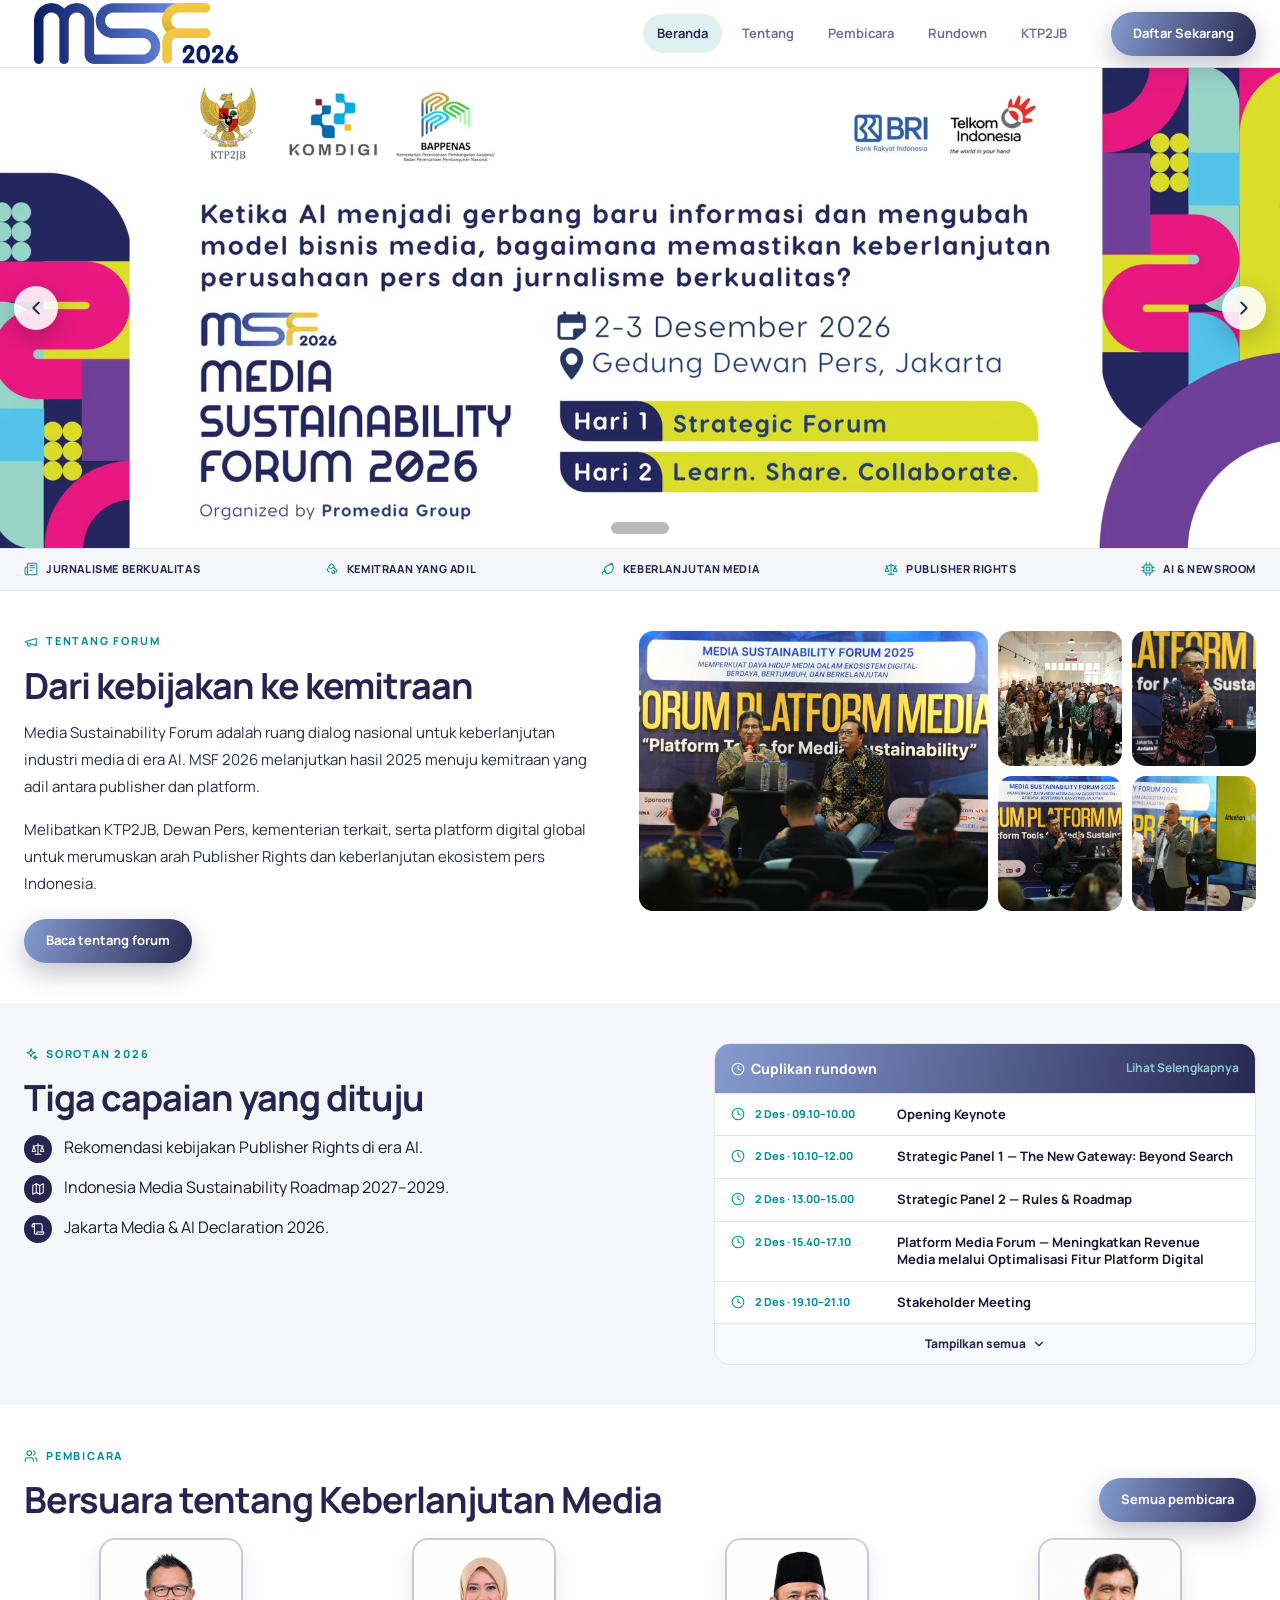
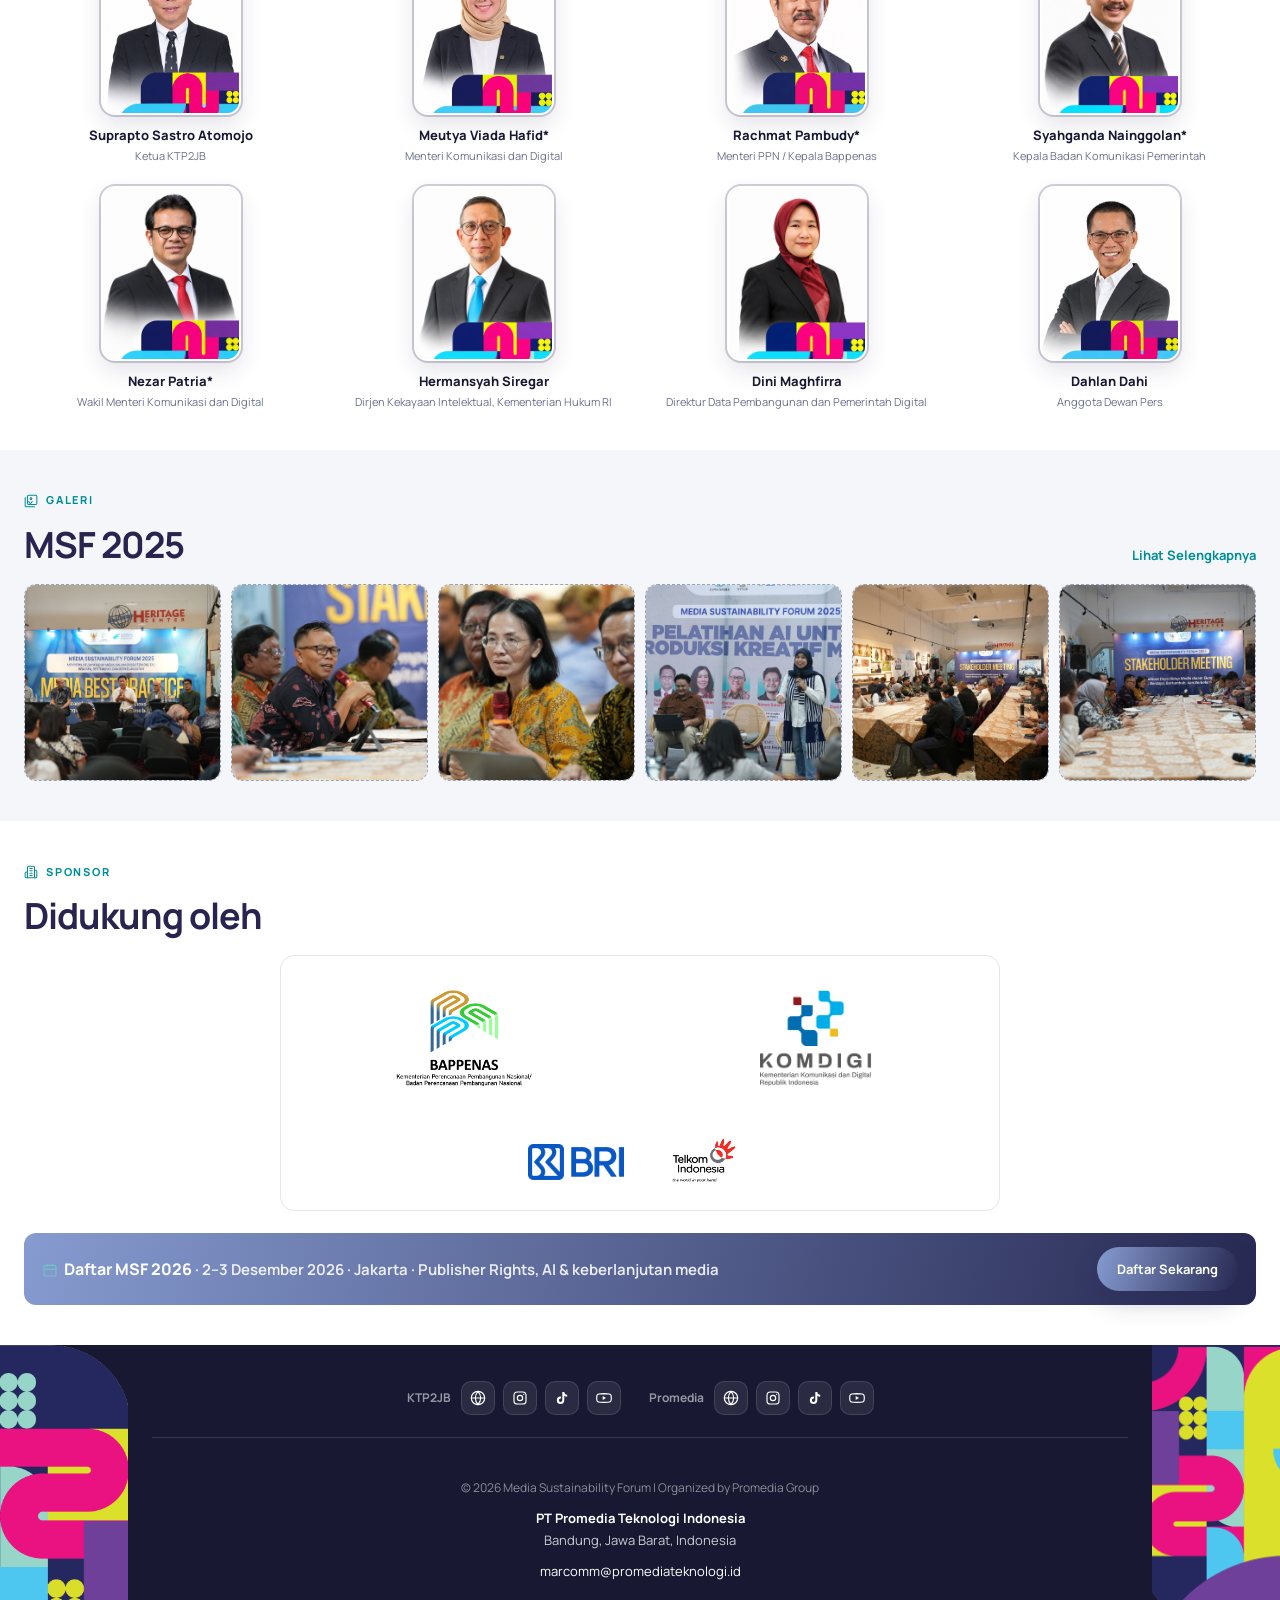
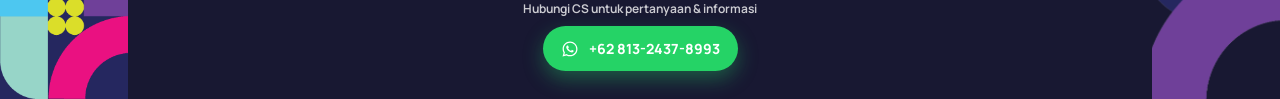
<file: index.html>
<!doctype html>
<html lang="id" class="scroll-smooth">
<head>
  <meta charset="utf-8">
  <meta name="viewport" content="width=device-width, initial-scale=1">
  <meta name="theme-color" content="#29234f">
  <meta name="description" content="Media Sustainability Forum 2026. Forum keberlanjutan media, kemitraan publisher, dan platform AI. Diselenggarakan oleh Promedia Group.">
  <title>MSF 2026 &mdash; Media Sustainability Forum</title>
  <link rel="preload" href="assets/manrope-latin-wght-normal.woff2" as="font" type="font/woff2" crossorigin>
  <link rel="stylesheet" href="assets/tailwind.css">
  <link rel="icon" type="image/x-icon" href="assets/favicons/favicon.ico">
  <link rel="icon" type="image/png" sizes="32x32" href="assets/favicons/favicon-32x32.png">
  <link rel="icon" type="image/png" sizes="96x96" href="assets/favicons/favicon-96x96.png">
  <link rel="icon" type="image/png" sizes="192x192" href="assets/favicons/favicon-192x192.png">
  <link rel="apple-touch-icon" href="assets/favicons/apple-icon.png">
  <link rel="manifest" href="assets/favicons/manifest.json">
  <script async src="https://www.googletagmanager.com/gtm.js?id=GTM-T6C44HBX"></script>
<script>
  window.dataLayer = window.dataLayer || [];
  function gtag(){dataLayer.push(arguments);}
  gtag('js', new Date());
</script>
</head>
<body class="bg-paper font-sans text-ink antialiased is-home">
<a href="#utama" class="skip-link">Lewati ke konten</a>

  <header class="site-header">
    <div class="shell">
      <a href="index.html" class="brand-logo" aria-label="MSF 2026 &mdash; Beranda">
        <img src="assets/logo-msf.png" width="640" height="191" alt="MSF 2026 &mdash; Media Sustainability Forum" class="p-2">
      </a>
      <nav class="desktop-nav" aria-label="Navigasi utama">
        <a href="index.html" class="active" aria-current="page">Beranda</a>
        <a href="tentang.html">Tentang</a>
        <a href="pembicara.html">Pembicara</a>
        <a href="rundown.html">Rundown</a>
        <a href="https://ktp2jb.or.id/" target="_blank" rel="noopener noreferrer">KTP2JB</a>
      </nav>
      <a href="daftar.html" class="btn btn-navy header-cta">Daftar Sekarang</a>
      <button type="button" class="mobile-toggle" id="menu-toggle" aria-expanded="false" aria-controls="mobile-panel" aria-label="Buka menu">
        <svg class="icon" viewBox="0 0 24 24" fill="none" stroke="currentColor" stroke-width="1.8" stroke-linecap="round" aria-hidden="true"><path d="M4 7h16M4 12h16M4 17h16"/></svg>
      </button>
    </div>
    <div class="mobile-panel" id="mobile-panel" hidden>
      <nav aria-label="Navigasi seluler">
        <a href="index.html" aria-current="page">Beranda</a>
        <a href="tentang.html">Tentang</a>
        <a href="pembicara.html">Pembicara</a>
        <a href="rundown.html">Rundown</a>
        <a href="https://ktp2jb.or.id/" target="_blank" rel="noopener noreferrer">KTP2JB</a>
        <a href="daftar.html" class="btn btn-navy">Daftar Sekarang</a>
      </nav>
    </div>
  </header>

<main id="utama">
    <section class="hero-slider" aria-roledescription="carousel" aria-label="Media Sustainability Forum 2026" id="hero-slider">
      <h1 class="sr-only">Ketika AI menjadi gerbang baru informasi dan mengubah model bisnis media, bagaimana memastikan keberlanjutan perusahaan pers dan jurnalisme berkualitas?</h1>
      <div class="hero-slider-viewport" tabindex="0" data-hero-viewport>
        <div class="hero-slider-track" data-hero-track>
          <div class="hero-slide is-active" data-hero-slide>
            <picture>
              <source media="(max-width: 640px)" type="image/webp" srcset="assets/images/hero/hero1-m.webp">
              <source media="(max-width: 640px)" srcset="assets/images/hero/hero1-m.jpg">
              <source type="image/webp" srcset="assets/images/hero/hero1.webp">
              <img src="assets/images/hero/hero1.jpg" width="1920" height="720" alt="MSF 2026 &mdash; Ketika AI menjadi gerbang baru informasi dan mengubah model bisnis media, bagaimana memastikan keberlanjutan perusahaan pers dan jurnalisme berkualitas?" decoding="async" fetchpriority="high">
            </picture>
          </div>
          <div class="hero-slide" data-hero-slide aria-hidden="true">
            <picture>
              <source media="(max-width: 640px)" type="image/webp" srcset="assets/images/hero/hero2-m.webp">
              <source media="(max-width: 640px)" srcset="assets/images/hero/hero2-m.jpg">
              <source type="image/webp" srcset="assets/images/hero/hero2.webp">
              <img src="assets/images/hero/hero2.jpg" width="1920" height="720" alt="" loading="lazy" decoding="async">
            </picture>
          </div>
          <div class="hero-slide" data-hero-slide aria-hidden="true">
            <picture>
              <source media="(max-width: 640px)" type="image/webp" srcset="assets/images/hero/hero3-m.webp">
              <source media="(max-width: 640px)" srcset="assets/images/hero/hero3-m.jpg">
              <source type="image/webp" srcset="assets/images/hero/hero3.webp">
              <img src="assets/images/hero/hero3.jpg" width="1920" height="720" alt="" loading="lazy" decoding="async">
            </picture>
          </div>
        </div>
      </div>
      <button type="button" class="hero-nav hero-nav-prev" data-hero-prev aria-label="Slide sebelumnya">
        <svg class="ico" aria-hidden="true"><use href="assets/icons.svg#i-chevron-left"></use></svg>
      </button>
      <button type="button" class="hero-nav hero-nav-next" data-hero-next aria-label="Slide berikutnya">
        <svg class="ico" aria-hidden="true"><use href="assets/icons.svg#i-chevron-right"></use></svg>
      </button>
      <div class="hero-dots" data-hero-dots role="tablist" aria-label="Pilih slide"></div>
    </section>

    <!-- Focus chips -->
    <div class="focus-band" aria-label="Tema forum">
      <div class="shell focus-band-inner">
        <span><svg class="ico" aria-hidden="true"><use href="assets/icons.svg#i-newspaper"></use></svg> Jurnalisme berkualitas</span>
        <span><svg class="ico" aria-hidden="true"><use href="assets/icons.svg#i-handshake"></use></svg> Kemitraan yang adil</span>
        <span><svg class="ico" aria-hidden="true"><use href="assets/icons.svg#i-leaf"></use></svg> Keberlanjutan media</span>
        <span><svg class="ico" aria-hidden="true"><use href="assets/icons.svg#i-scale"></use></svg> Publisher Rights</span>
        <span><svg class="ico" aria-hidden="true"><use href="assets/icons.svg#i-cpu"></use></svg> AI &amp; newsroom</span>
      </div>
    </div>

    <!-- Tentang: text + gallery dense -->
    <section class="section section-tight" aria-labelledby="teaser-title">
      <div class="shell home-about">
        <div>
          <p class="section-kicker"><svg class="ico" aria-hidden="true"><use href="assets/icons.svg#i-megaphone"></use></svg> Tentang forum</p>
          <h2 id="teaser-title" class="section-title">Dari kebijakan ke kemitraan</h2>
          <div class="about-copy">
            <p>
              Media Sustainability Forum adalah ruang dialog nasional untuk keberlanjutan industri media di era AI.
              MSF 2026 melanjutkan hasil 2025 menuju kemitraan yang adil antara publisher dan platform.
            </p>
            <p>
              Melibatkan KTP2JB, Dewan Pers, kementerian terkait, serta platform digital global untuk merumuskan
              arah Publisher Rights dan keberlanjutan ekosistem pers Indonesia.
            </p>
          </div>
          <div class="teaser-actions">
            <a href="tentang.html" class="btn btn-navy">Baca tentang forum</a>
          </div>
        </div>
        <div class="home-about-visual" aria-label="Dokumentasi MSF 2025">
          <img class="home-shot home-shot-lg" src="assets/tentang/atas/msf2025-atas-05.jpg" width="840" height="560" alt="Dokumentasi Media Sustainability Forum 2025" loading="eager">
          <div class="home-shot-grid">
            <img class="home-shot" src="assets/tentang/atas/msf2025-atas-02.jpg" width="280" height="210" alt="Dokumentasi MSF 2025" loading="lazy">
            <img class="home-shot" src="assets/tentang/atas/msf2025-atas-03.jpg" width="280" height="210" alt="Dokumentasi MSF 2025" loading="lazy">
            <img class="home-shot" src="assets/tentang/atas/msf2025-atas-04.jpg" width="280" height="210" alt="Dokumentasi MSF 2025" loading="lazy">
            <img class="home-shot" src="assets/tentang/atas/msf2025-atas-01.jpg" width="280" height="210" alt="Dokumentasi MSF 2025" loading="lazy">
          </div>
        </div>
      </div>
    </section>

    <!-- Highlights + rundown preview -->
    <section class="section section-tight section-mist" aria-labelledby="highlight-title">
      <div class="shell home-split">
        <div>
          <p class="section-kicker"><svg class="ico" aria-hidden="true"><use href="assets/icons.svg#i-sparkles"></use></svg> Sorotan 2026</p>
          <h2 id="highlight-title" class="section-title">Tiga capaian yang dituju</h2>
          <ol class="goal-list home-goals">
            <li>
              <span class="goal-ico" aria-hidden="true"><svg class="ico"><use href="assets/icons.svg#i-scale"></use></svg></span>
              <span>Rekomendasi kebijakan Publisher Rights di era AI.</span>
            </li>
            <li>
              <span class="goal-ico" aria-hidden="true"><svg class="ico"><use href="assets/icons.svg#i-map"></use></svg></span>
              <span>Indonesia Media Sustainability Roadmap 2027&ndash;2029.</span>
            </li>
            <li>
              <span class="goal-ico" aria-hidden="true"><svg class="ico"><use href="assets/icons.svg#i-scroll"></use></svg></span>
              <span>Jakarta Media &amp; AI Declaration 2026.</span>
            </li>
          </ol>
        </div>
        <div class="home-agenda" data-agenda-expand>
          <div class="home-agenda-head">
            <h3><svg class="ico" aria-hidden="true" style="display:inline-block;width:14px;height:14px;vertical-align:-2px;margin-right:6px"><use href="assets/icons.svg#i-clock"></use></svg>Cuplikan rundown</h3>
            <a href="rundown.html">Lihat Selengkapnya</a>
          </div>
          <ul class="home-agenda-list">
            <li>
              <svg class="ico" aria-hidden="true"><use href="assets/icons.svg#i-clock"></use></svg>
              <time>2 Des &middot; 09.10&ndash;10.00</time>
              <strong>Opening Keynote</strong>
            </li>
            <li>
              <svg class="ico" aria-hidden="true"><use href="assets/icons.svg#i-clock"></use></svg>
              <time>2 Des &middot; 10.10&ndash;12.00</time>
              <strong>Strategic Panel 1 &mdash; The New Gateway: Beyond Search</strong>
            </li>
            <li>
              <svg class="ico" aria-hidden="true"><use href="assets/icons.svg#i-clock"></use></svg>
              <time>2 Des &middot; 13.00&ndash;15.00</time>
              <strong>Strategic Panel 2 &mdash; Rules &amp; Roadmap</strong>
            </li>
            <li>
              <svg class="ico" aria-hidden="true"><use href="assets/icons.svg#i-clock"></use></svg>
              <time>2 Des &middot; 15.40&ndash;17.10</time>
              <strong>Platform Media Forum &mdash; Meningkatkan Revenue Media melalui Optimalisasi Fitur Platform Digital</strong>
            </li>
            <li>
              <svg class="ico" aria-hidden="true"><use href="assets/icons.svg#i-clock"></use></svg>
              <time>2 Des &middot; 19.10&ndash;21.10</time>
              <strong>Stakeholder Meeting</strong>
            </li>
            <li class="is-extra" hidden>
              <svg class="ico" aria-hidden="true"><use href="assets/icons.svg#i-clock"></use></svg>
              <time>3 Des &middot; 08.45&ndash;11.45</time>
              <strong>Pelatihan Penggunaan AI untuk Video Jurnalistik Secara Etis</strong>
            </li>
            <li class="is-extra" hidden>
              <svg class="ico" aria-hidden="true"><use href="assets/icons.svg#i-clock"></use></svg>
              <time>3 Des &middot; 14.10&ndash;16.00</time>
              <strong>Best Practice &mdash; AI dalam Ruang Berita: Perspektif Bisnis dan Editorial</strong>
            </li>
          </ul>
          <button type="button" class="home-agenda-toggle" data-agenda-toggle aria-expanded="false">
            <span data-agenda-label>Tampilkan semua</span>
            <svg class="ico" aria-hidden="true" viewBox="0 0 24 24" fill="none" stroke="currentColor" stroke-width="2" stroke-linecap="round" stroke-linejoin="round"><path d="M6 9l6 6 6-6"/></svg>
          </button>
        </div>
      </div>
    </section>

    <!-- Pembicara denser -->
    <section class="section section-tight" aria-labelledby="home-pembicara-title">
      <div class="shell">
        <div class="home-section-row">
          <div>
            <p class="section-kicker"><svg class="ico" aria-hidden="true"><use href="assets/icons.svg#i-users"></use></svg> Pembicara</p>
            <h2 id="home-pembicara-title" class="section-title">Bersuara tentang Keberlanjutan Media</h2>
          </div>
          <a href="pembicara.html" class="btn btn-navy">Semua pembicara</a>
        </div>
        <div class="speaker-grid speaker-grid-home" id="speaker-grid"></div>
      </div>
    </section>

    <!-- Galeri strip -->
    <section class="section section-tight section-mist" aria-labelledby="galeri-title">
      <div class="shell">
        <div class="home-section-row">
          <div>
            <p class="section-kicker"><svg class="ico" aria-hidden="true"><use href="assets/icons.svg#i-images"></use></svg> Galeri</p>
            <h2 id="galeri-title" class="section-title">MSF 2025</h2>
          </div>
          <a href="tentang.html" class="text-link-teal">Lihat Selengkapnya</a>
        </div>
        <div class="gallery-grid gallery-grid-home" data-lightbox-gallery>
          <figure class="gallery-item"><button type="button" class="gallery-open" data-lightbox-src="assets/tentang/atas/msf2025-atas-06.jpg" aria-label="Perbesar foto dokumentasi MSF 2025"><img src="assets/tentang/atas/msf2025-atas-06.jpg" width="280" height="280" alt="Dokumentasi MSF 2025" loading="lazy"></button></figure>
          <figure class="gallery-item"><button type="button" class="gallery-open" data-lightbox-src="assets/tentang/bawah/msf2025-bawah-01.jpg" aria-label="Perbesar foto dokumentasi MSF 2025"><img src="assets/tentang/bawah/msf2025-bawah-01.jpg" width="280" height="280" alt="Dokumentasi MSF 2025" loading="lazy"></button></figure>
          <figure class="gallery-item"><button type="button" class="gallery-open" data-lightbox-src="assets/tentang/bawah/msf2025-bawah-02.jpg" aria-label="Perbesar foto dokumentasi MSF 2025"><img src="assets/tentang/bawah/msf2025-bawah-02.jpg" width="280" height="280" alt="Dokumentasi MSF 2025" loading="lazy"></button></figure>
          <figure class="gallery-item"><button type="button" class="gallery-open" data-lightbox-src="assets/tentang/bawah/msf2025-bawah-03.jpg" aria-label="Perbesar foto dokumentasi MSF 2025"><img src="assets/tentang/bawah/msf2025-bawah-03.jpg" width="280" height="280" alt="Dokumentasi MSF 2025" loading="lazy"></button></figure>
          <figure class="gallery-item"><button type="button" class="gallery-open" data-lightbox-src="assets/tentang/bawah/msf2025-bawah-04.jpg" aria-label="Perbesar foto dokumentasi MSF 2025"><img src="assets/tentang/bawah/msf2025-bawah-04.jpg" width="280" height="280" alt="Dokumentasi MSF 2025" loading="lazy"></button></figure>
          <figure class="gallery-item"><button type="button" class="gallery-open" data-lightbox-src="assets/tentang/bawah/msf2025-bawah-05.jpg" aria-label="Perbesar foto dokumentasi MSF 2025"><img src="assets/tentang/bawah/msf2025-bawah-05.jpg" width="280" height="280" alt="Dokumentasi MSF 2025" loading="lazy"></button></figure>
        </div>
      </div>
    </section>

    <div class="lightbox" id="lightbox" hidden>
      <button type="button" class="lightbox-backdrop" data-lightbox-close aria-label="Tutup"></button>
      <div class="lightbox-dialog" role="dialog" aria-modal="true" aria-label="Pratinjau galeri">
        <button type="button" class="lightbox-close" data-lightbox-close aria-label="Tutup">
          <span aria-hidden="true">&times;</span>
        </button>
        <button type="button" class="lightbox-nav lightbox-prev" data-lightbox-prev aria-label="Foto sebelumnya">
          <svg class="ico" aria-hidden="true"><use href="assets/icons.svg#i-chevron-left"></use></svg>
        </button>
        <img class="lightbox-img" data-lightbox-img alt="">
        <button type="button" class="lightbox-nav lightbox-next" data-lightbox-next aria-label="Foto berikutnya">
          <svg class="ico" aria-hidden="true"><use href="assets/icons.svg#i-chevron-right"></use></svg>
        </button>
        <p class="lightbox-count" data-lightbox-count></p>
      </div>
    </div>

    <!-- Sponsor + CTA compact -->
    <section class="section section-tight" id="sponsor" aria-labelledby="sponsor-title">
      <div class="shell">
        <div class="home-section-row">
          <div>
            <p class="section-kicker"><svg class="ico" aria-hidden="true"><use href="assets/icons.svg#i-building"></use></svg> Sponsor</p>
            <h2 id="sponsor-title" class="section-title">Didukung oleh</h2>
          </div>
        </div>
        <div class="mitra-dense mitra-dense-solo" aria-label="Logo sponsor">
          <div class="mitra-main">
            <div class="mitra-main-logos">
              <div class="mitra-logo-plate">
                <img src="assets/Logo_Kementerian_PPN-Bappenas_(2023).png" width="280" height="96" alt="Bappenas &mdash; Kementerian PPN">
              </div>
              <div class="mitra-logo-plate">
                <img src="assets/logo-komdigi.webp" width="300" height="96" alt="KOMDIGI &mdash; Kementerian Komunikasi dan Digital RI">
              </div>
            </div>
            <div class="mitra-partner-logos">
              <div class="mitra-logo-plate mitra-logo-sm">
                <img class="mitra-logo-bri" src="assets/logo-bri.webp" width="140" height="40" alt="BRI">
              </div>
              <div class="mitra-logo-plate mitra-logo-sm">
                <img src="assets/logo-telkom.png" width="180" height="56" alt="Telkom Indonesia">
              </div>
            </div>
          </div>
        </div>

        <div class="cta-inline">
          <p><svg class="ico" aria-hidden="true"><use href="assets/icons.svg#i-calendar"></use></svg><strong>Daftar MSF 2026</strong> &middot; 2&ndash;3 Desember 2026 &middot; Jakarta &middot; Publisher Rights, AI &amp; keberlanjutan media</p>
          <a href="daftar.html" class="btn btn-teal">Daftar Sekarang</a>
        </div>
      </div>
</section>
  </main>

  <footer class="site-footer site-footer-tight">
  <div class="footer-decor" aria-hidden="true">
    <img class="footer-pattern footer-pattern-l" src="assets/pattern-left.png" width="140" height="320" alt="" decoding="async">
    <img class="footer-pattern footer-pattern-r" src="assets/pattern-right.png" width="140" height="320" alt="" decoding="async">
  </div>
    <div class="shell">
      <div class="footer-social" aria-label="Media sosial">
        <div class="social-group">
          <span class="social-label">KTP2JB</span>
          <div class="social-links">
            <a class="social-btn" href="https://ktp2jb.or.id/" target="_blank" rel="noopener noreferrer" aria-label="Website KTP2JB"><svg class="ico" aria-hidden="true"><use href="assets/icons.svg#i-globe"></use></svg></a>
            <a class="social-btn" href="https://www.instagram.com/ktp2jb/" target="_blank" rel="noopener noreferrer" aria-label="Instagram KTP2JB"><svg class="ico" aria-hidden="true"><use href="assets/icons.svg#i-instagram"></use></svg></a>
            <a class="social-btn" href="https://www.tiktok.com/@ktp2jb" target="_blank" rel="noopener noreferrer" aria-label="TikTok KTP2JB"><svg class="ico" aria-hidden="true"><use href="assets/icons.svg#i-tiktok"></use></svg></a>
            <a class="social-btn" href="https://www.youtube.com/@KTP2JB" target="_blank" rel="noopener noreferrer" aria-label="YouTube KTP2JB"><svg class="ico" aria-hidden="true"><use href="assets/icons.svg#i-youtube"></use></svg></a>
          </div>
        </div>
        <div class="social-group">
          <span class="social-label">Promedia</span>
          <div class="social-links">
            <a class="social-btn" href="https://www.promediateknologi.id/" target="_blank" rel="noopener noreferrer" aria-label="Website Promedia"><svg class="ico" aria-hidden="true"><use href="assets/icons.svg#i-globe"></use></svg></a>
            <a class="social-btn" href="https://www.instagram.com/promediaecosystem/" target="_blank" rel="noopener noreferrer" aria-label="Instagram Promedia"><svg class="ico" aria-hidden="true"><use href="assets/icons.svg#i-instagram"></use></svg></a>
            <a class="social-btn" href="https://www.tiktok.com/@promediaecosystem" target="_blank" rel="noopener noreferrer" aria-label="TikTok Promedia"><svg class="ico" aria-hidden="true"><use href="assets/icons.svg#i-tiktok"></use></svg></a>
            <a class="social-btn" href="https://www.youtube.com/@protv_official" target="_blank" rel="noopener noreferrer" aria-label="YouTube Promedia"><svg class="ico" aria-hidden="true"><use href="assets/icons.svg#i-youtube"></use></svg></a>
          </div>
        </div>
      </div>
      <div class="footer-meta">
        <p class="footer-copy">&copy; 2026 Media Sustainability Forum | Organized by Promedia Group</p>
        <p>
          <strong>PT Promedia Teknologi Indonesia</strong><br>
          Bandung, Jawa Barat, Indonesia
        </p>
        <p>
          <a href="mailto:marcomm@promediateknologi.id">marcomm@promediateknologi.id</a>
        </p>
        <div class="footer-cs">
          <p class="footer-cs-caption">Hubungi CS untuk pertanyaan &amp; informasi</p>
          <a class="footer-wa" href="https://wa.me/6281324378993" target="_blank" rel="noopener noreferrer" aria-label="Chat WhatsApp CS Info +62 813-2437-8993">
            <svg class="ico" aria-hidden="true"><use href="assets/icons.svg#i-whatsapp"></use></svg>
            <span>+62 813-2437-8993</span>
          </a>
        </div>
      </div>
    </div>
  </footer>

  <script src="assets/site.js"></script>
  <script>
    const photo = (file) => `assets/speaker-assets/foto-pembicara/${file || 'placeholder.jpg'}`;
    /* Urutan beranda sesuai revisi 18 Nov 2026 &mdash; foto null = perlu download dari Drive */
    const speakers = [
      { name: 'Suprapto Sastro Atomojo', title: 'Ketua KTP2JB', photo: photo('suprapto.jpg') },
      { name: 'Meutya Viada Hafid*', title: 'Menteri Komunikasi dan Digital', photo: photo('meutya.jpg') },
      { name: 'Rachmat Pambudy*', title: 'Menteri PPN / Kepala Bappenas', photo: photo('rachmat.jpg') },
      { name: 'Syahganda Nainggolan*', title: 'Kepala Badan Komunikasi Pemerintah', photo: photo('syahganda.png') },
      { name: 'Nezar Patria*', title: 'Wakil Menteri Komunikasi dan Digital', photo: photo('hires/nezar_patrea.png') },
      { name: 'Hermansyah Siregar', title: 'Dirjen Kekayaan Intelektual, Kementerian Hukum RI', photo: photo('hermansyah.png') },
      { name: 'Dini Maghfirra', title: 'Direktur Data Pembangunan dan Pemerintah Digital', photo: photo('dini.png') },
      { name: 'Dahlan Dahi', title: 'Anggota Dewan Pers', photo: photo('dahlan.jpg') },
    ];
    document.getElementById('speaker-grid').innerHTML = speakers.map((s) => `
      <article class="speaker">
        <div class="speaker-photo ${s.photo ? '' : 'ph-img'}">
          ${s.photo
            ? `<img src="${s.photo}" width="200" height="240" alt="${s.name}" loading="lazy">`
            : `<strong>FOTO TBA</strong>`}
        </div>
        <h3>${s.name}</h3>
        <p>${s.title}</p>
      </article>
    `).join('');
  </script>
</body>
</html>
</file>
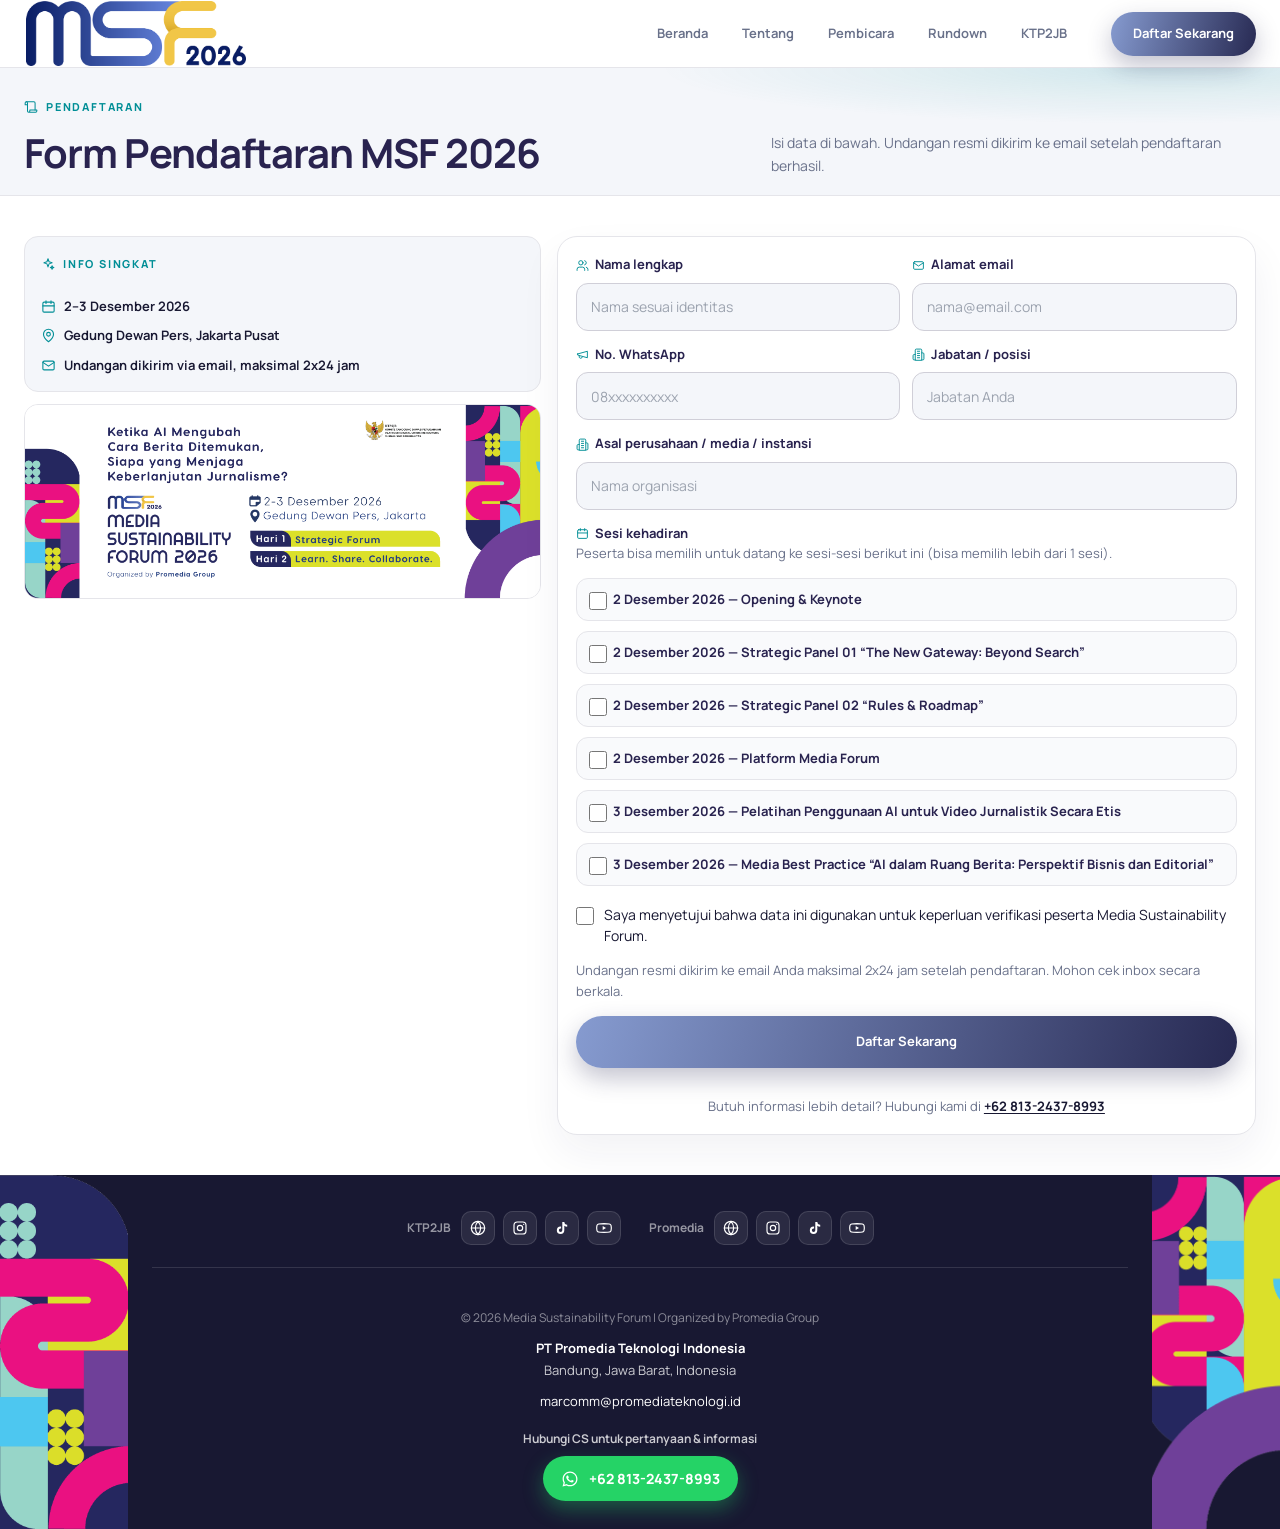
<file: daftar.html>
﻿<!doctype html>
<html lang="id" class="scroll-smooth">
<head>
  <meta charset="utf-8">
  <meta name="viewport" content="width=device-width, initial-scale=1">
  <meta name="theme-color" content="#29234f">
  <meta name="description" content="Form pendaftaran Media Sustainability Forum 2026 — 2–3 Desember 2026, Jakarta.">
  <title>Daftar Sekarang — MSF 2026</title>
  <link rel="preload" href="assets/manrope-latin-wght-normal.woff2" as="font" type="font/woff2" crossorigin>
  <link rel="stylesheet" href="assets/tailwind.css">
  <link rel="icon" type="image/x-icon" href="assets/favicons/favicon.ico">
  <link rel="icon" type="image/png" sizes="32x32" href="assets/favicons/favicon-32x32.png">
  <link rel="icon" type="image/png" sizes="96x96" href="assets/favicons/favicon-96x96.png">
  <link rel="icon" type="image/png" sizes="192x192" href="assets/favicons/favicon-192x192.png">
  <link rel="apple-touch-icon" href="assets/favicons/apple-icon.png">
  <link rel="manifest" href="assets/favicons/manifest.json">
  <script async src="https://www.googletagmanager.com/gtm.js?id=GTM-T6C44HBX"></script>
<script>
  window.dataLayer = window.dataLayer || [];
  function gtag(){dataLayer.push(arguments);}
  gtag('js', new Date());
</script>

</head>
<body class="bg-paper font-sans text-ink antialiased is-daftar">
  <a href="#utama" class="skip-link">Lewati ke konten</a>

  <header class="site-header">
    <div class="shell">
      <a href="index.html" class="brand-logo" aria-label="MSF 2026 — Beranda">
        <img src="assets/logo-msf.png" width="640" height="191" alt="MSF 2026 — Media Sustainability Forum">
      </a>
      <nav class="desktop-nav" aria-label="Navigasi utama">
        <a href="index.html">Beranda</a>
        <a href="tentang.html">Tentang</a>
        <a href="pembicara.html">Pembicara</a>
        <a href="rundown.html">Rundown</a>
        <a href="https://ktp2jb.or.id/" target="_blank" rel="noopener noreferrer">KTP2JB</a>
      </nav>
      <a href="daftar.html" class="btn btn-navy header-cta" aria-current="page">Daftar Sekarang</a>
      <button type="button" class="mobile-toggle" id="menu-toggle" aria-expanded="false" aria-controls="mobile-panel" aria-label="Buka menu">
        <svg class="icon" viewBox="0 0 24 24" fill="none" stroke="currentColor" stroke-width="1.8" stroke-linecap="round" aria-hidden="true"><path d="M4 7h16M4 12h16M4 17h16"/></svg>
      </button>
    </div>
    <div class="mobile-panel" id="mobile-panel" hidden>
      <nav aria-label="Navigasi seluler">
        <a href="index.html">Beranda</a>
        <a href="tentang.html">Tentang</a>
        <a href="pembicara.html">Pembicara</a>
        <a href="rundown.html">Rundown</a>
        <a href="https://ktp2jb.or.id/" target="_blank" rel="noopener noreferrer">KTP2JB</a>
        <a href="daftar.html" class="btn btn-navy" aria-current="page">Daftar Sekarang</a>
      </nav>
    </div>
  </header>

  <main id="utama">
    <section class="page-hero page-hero-tight" aria-labelledby="daftar-title">
      <div class="shell about-hero-row">
        <div>
          <p class="section-kicker"><svg class="ico" aria-hidden="true"><use href="assets/icons.svg#i-scroll"></use></svg> Pendaftaran</p>
          <h1 id="daftar-title" class="section-title">Form Pendaftaran MSF 2026</h1>
        </div>
        <p class="about-hero-lead">Isi data di bawah. Undangan resmi dikirim ke email setelah pendaftaran berhasil.</p>
      </div>
    </section>

    <section class="section section-tight">
      <div class="shell daftar-layout">
        <aside class="daftar-aside">
          <div class="daftar-info">
            <p class="section-kicker"><svg class="ico" aria-hidden="true"><use href="assets/icons.svg#i-sparkles"></use></svg> Info singkat</p>
            <ul class="daftar-points">
              <li><svg class="ico" aria-hidden="true"><use href="assets/icons.svg#i-calendar"></use></svg> 2–3 Desember 2026</li>
              <li><svg class="ico" aria-hidden="true"><use href="assets/icons.svg#i-map-pin"></use></svg> Gedung Dewan Pers, Jakarta Pusat</li>
              <li><svg class="ico" aria-hidden="true"><use href="assets/icons.svg#i-mail"></use></svg> Undangan dikirim via email, maksimal 2x24 jam</li>
            </ul>
          </div>
          <figure class="daftar-visual">
            <img src="assets/hero-poster.png" width="420" height="280" alt="MSF 2026 — Media Sustainability Forum" loading="lazy">
          </figure>
        </aside>

        <form class="register-form register-form-dense" id="register-form" novalidate>
          <div class="field-row">
            <div class="field">
              <label for="nama"><svg class="ico" aria-hidden="true"><use href="assets/icons.svg#i-users"></use></svg> Nama lengkap</label>
              <input id="nama" name="nama" type="text" autocomplete="name" required placeholder="Nama sesuai identitas">
            </div>
            <div class="field">
              <label for="email"><svg class="ico" aria-hidden="true"><use href="assets/icons.svg#i-mail"></use></svg> Alamat email</label>
              <input id="email" name="email" type="email" autocomplete="email" required placeholder="nama@email.com" autocorrect="off" autocapitalize="none" spellcheck="false" pattern="[a-zA-Z0-9._%+\-]+@[a-zA-Z0-9.\-]+\.[a-zA-Z]{2,}">
            </div>
          </div>
          <div class="field-row">
            <div class="field">
              <label for="whatsapp"><svg class="ico" aria-hidden="true"><use href="assets/icons.svg#i-megaphone"></use></svg> No. WhatsApp</label>
              <input id="whatsapp" name="whatsapp" type="tel" autocomplete="tel" required placeholder="08xxxxxxxxxx" inputmode="tel">
            </div>
            <div class="field">
              <label for="jabatan"><svg class="ico" aria-hidden="true"><use href="assets/icons.svg#i-building"></use></svg> Jabatan / posisi</label>
              <input id="jabatan" name="jabatan" type="text" required placeholder="Jabatan Anda">
            </div>
          </div>
          <div class="field">
            <label for="instansi"><svg class="ico" aria-hidden="true"><use href="assets/icons.svg#i-building"></use></svg> Asal perusahaan / media / instansi</label>
            <input id="instansi" name="instansi" type="text" required placeholder="Nama organisasi">
          </div>

          <fieldset class="field field-choice">
            <legend><svg class="ico" aria-hidden="true"><use href="assets/icons.svg#i-calendar"></use></svg> Sesi kehadiran</legend>
            <p class="field-hint">Peserta bisa memilih untuk datang ke sesi-sesi berikut ini (bisa memilih lebih dari 1 sesi).</p>
            <div class="choice-stack">
              <label class="choice">
                <input type="checkbox" name="hari" value="2 Desember 2026 - Opening &amp; Keynote">
                <span>2 Desember 2026 — Opening &amp; Keynote</span>
              </label>
              <label class="choice">
                <input type="checkbox" name="hari" value="2 Desember 2026 - Strategic Panel 01 &quot;The New Gateway: Beyond Search&quot;">
                <span>2 Desember 2026 — Strategic Panel 01 “The New Gateway: Beyond Search”</span>
              </label>
              <label class="choice">
                <input type="checkbox" name="hari" value="2 Desember 2026 - Strategic Panel 02 &quot;Rules &amp; Roadmap&quot;">
                <span>2 Desember 2026 — Strategic Panel 02 “Rules &amp; Roadmap”</span>
              </label>
              <label class="choice">
                <input type="checkbox" name="hari" value="2 Desember 2026 - Platform Media Forum">
                <span>2 Desember 2026 — Platform Media Forum</span>
              </label>
              <label class="choice">
                <input type="checkbox" name="hari" value="3 Desember 2026 - Pelatihan Penggunaan AI untuk Video Jurnalistik Secara Etis">
                <span>3 Desember 2026 — Pelatihan Penggunaan AI untuk Video Jurnalistik Secara Etis</span>
              </label>
              <label class="choice">
                <input type="checkbox" name="hari" value="3 Desember 2026 - Media Best Practice &quot;AI dalam Ruang Berita: Perspektif Bisnis dan Editorial&quot;">
                <span>3 Desember 2026 — Media Best Practice “AI dalam Ruang Berita: Perspektif Bisnis dan Editorial”</span>
              </label>
            </div>
            <p class="field-error" id="hari-error" hidden>Pilih minimal satu sesi kehadiran.</p>
          </fieldset>

          <label class="choice choice-consent">
            <input type="checkbox" name="consent" id="consent" required>
            <span>Saya menyetujui bahwa data ini digunakan untuk keperluan verifikasi peserta Media Sustainability Forum.</span>
          </label>

          <p class="form-note">
            Undangan resmi dikirim ke email Anda maksimal 2x24 jam setelah pendaftaran. Mohon cek inbox secara berkala.
          </p>

          <button type="submit" class="btn btn-teal form-submit">Daftar Sekarang</button>
          <p class="form-help">
            Butuh informasi lebih detail?
            Hubungi kami di
            <a href="https://wa.me/6281324378993" target="_blank" rel="noopener noreferrer">+62 813-2437-8993</a>
          </p>
        </form>

        <aside class="confirm-preview" id="confirm-preview" hidden aria-live="polite">
          <figure class="confirm-banner">
            <img src="assets/hero-poster.png" width="720" height="180" alt="MSF 2026 — Media Sustainability Forum" loading="lazy">
          </figure>
          <div class="confirm-body">
            <div class="confirm-success-alert" id="confirm-success-alert" style="display:flex;align-items:flex-start;gap:12px;padding:16px;border-radius:12px;background:#e6f7f6;border:1px solid #008e96;color:#181832;">
              <svg class="ico" style="width:24px;height:24px;color:#008e96;flex-shrink:0;margin-top:2px;" aria-hidden="true"><use href="assets/icons.svg#i-mail"></use></svg>
              <div>
                <strong style="display:block;font-size:15px;color:#007c85;margin-bottom:2px;">Pendaftaran Diterima!</strong>
                <p style="margin:0;font-size:14px;line-height:1.6;color:#181832;">Terima kasih sudah mendaftar pada Media Sustainability Forum (MSF) 2026. Undangan resmi bagi pendaftar terpilih akan dikirim maksimal 2x24 jam ke email Anda: <strong id="out-email">—</strong>. Mohon periksa kotak masuk (inbox) atau folder spam secara berkala.</p>
              </div>
            </div>

            <p class="confirm-hello">Kepada Yth. Bapak/Ibu <strong id="out-nama">—</strong>,</p>
            <p>
              Terima kasih telah mendaftar pada Media Sustainability Forum (MSF) 2026.
              Pendaftaran Anda telah kami terima dengan data sebagai berikut:
            </p>
            <dl class="confirm-meta">
              <div><dt>Nama Lengkap</dt><dd id="out-nama-2">—</dd></div>
              <div><dt>Alamat Email</dt><dd id="out-email-meta">—</dd></div>
              <div><dt>Instansi / Media</dt><dd id="out-instansi">—</dd></div>
              <div><dt>Sesi Kehadiran</dt><dd id="out-hari">—</dd></div>
            </dl>
            <p class="confirm-italic">
              Halaman ini adalah bukti pendaftaran, bukan tiket masuk. Undangan resmi akan dikirim ke email di atas, maksimal 2x24 jam setelah pendaftaran. Mohon tunjukkan email undangan tersebut pada meja registrasi di hari acara.
            </p>
            <p>
              Jika ada kendala atau penyesuaian data, hubungi panitia melalui email
              <a href="mailto:marcomm@promediateknologi.id">marcomm@promediateknologi.id</a>
              atau WhatsApp
              <a href="https://wa.me/6281324378993" target="_blank" rel="noopener noreferrer">+62 813-2437-8993</a>.
            </p>
            <p>
              Terima kasih atas minat Anda pada Media Sustainability Forum 2026.<br><br>
              Salam hangat,<br>
              <strong>Panitia Media Sustainability Forum (MSF) 2026</strong>
            </p>
          </div>
          <figure class="confirm-footer">
            <img src="assets/hero-poster.png" width="720" height="160" alt="MSF 2026 — Media Sustainability Forum" loading="lazy">
          </figure>
          <button type="button" class="btn btn-navy" id="reset-form" style="margin:16px">Daftar peserta lain</button>
        </aside>

        <!-- Popup Modal Sukses -->
        <dialog id="success-modal" class="success-modal" closedby="any" aria-labelledby="modal-title">
          <div class="modal-card">
            <div class="modal-header">
              <div class="modal-icon-badge" aria-hidden="true">
                <svg class="ico" viewBox="0 0 24 24" fill="none" stroke="currentColor" stroke-width="2.2" stroke-linecap="round" stroke-linejoin="round">
                  <path d="M22 11.08V12a10 10 0 1 1-5.93-9.14"></path>
                  <polyline points="22 4 12 14.01 9 11.01"></polyline>
                </svg>
              </div>
              <div>
                <h2 id="modal-title" class="modal-title">Pendaftaran Diterima!</h2>
                <p class="modal-subtitle">Media Sustainability Forum (MSF 2026)</p>
              </div>
            </div>
            <div class="modal-body">
              <p class="modal-greet">
                Terima kasih sudah mendaftar, Bapak/Ibu <strong id="modal-out-nama">—</strong>.
              </p>
              <div class="modal-info-box">
                <svg class="ico" aria-hidden="true"><use href="assets/icons.svg#i-mail"></use></svg>
                <div>
                  <strong>Cek Email Anda dalam 2x24 Jam</strong>
                  <p>
                    Panitia akan memverifikasi pendaftaran Anda. Bagi pendaftar yang terpilih, undangan resmi beserta jadwal kegiatan dan panduan menuju lokasi akan dikirim maksimal 2x24 jam ke:
                    <strong id="modal-out-email" class="modal-email-highlight">—</strong>
                  </p>
                </div>
              </div>
              <p class="modal-hint">
                *Mohon periksa kotak masuk (inbox) dan folder spam secara berkala
              </p>
            </div>
            <div class="modal-footer">
              <form method="dialog">
                <button type="submit" class="btn btn-teal" autofocus>Lihat Bukti Pendaftaran</button>
              </form>
            </div>
          </div>
        </dialog>
      </div>
    </section>
  </main>

  <footer class="site-footer site-footer-tight">
  <div class="footer-decor" aria-hidden="true">
    <img class="footer-pattern footer-pattern-l" src="assets/pattern-left.png" width="140" height="320" alt="" decoding="async">
    <img class="footer-pattern footer-pattern-r" src="assets/pattern-right.png" width="140" height="320" alt="" decoding="async">
  </div>
    <div class="shell">
      <div class="footer-social" aria-label="Media sosial">
        <div class="social-group">
          <span class="social-label">KTP2JB</span>
          <div class="social-links">
            <a class="social-btn" href="https://ktp2jb.or.id/" target="_blank" rel="noopener noreferrer" aria-label="Website KTP2JB"><svg class="ico" aria-hidden="true"><use href="assets/icons.svg#i-globe"></use></svg></a>
            <a class="social-btn" href="https://www.instagram.com/ktp2jb/" target="_blank" rel="noopener noreferrer" aria-label="Instagram KTP2JB"><svg class="ico" aria-hidden="true"><use href="assets/icons.svg#i-instagram"></use></svg></a>
            <a class="social-btn" href="https://www.tiktok.com/@ktp2jb" target="_blank" rel="noopener noreferrer" aria-label="TikTok KTP2JB"><svg class="ico" aria-hidden="true"><use href="assets/icons.svg#i-tiktok"></use></svg></a>
            <a class="social-btn" href="https://www.youtube.com/@KTP2JB" target="_blank" rel="noopener noreferrer" aria-label="YouTube KTP2JB"><svg class="ico" aria-hidden="true"><use href="assets/icons.svg#i-youtube"></use></svg></a>
          </div>
        </div>
        <div class="social-group">
          <span class="social-label">Promedia</span>
          <div class="social-links">
            <a class="social-btn" href="https://www.promediateknologi.id/" target="_blank" rel="noopener noreferrer" aria-label="Website Promedia"><svg class="ico" aria-hidden="true"><use href="assets/icons.svg#i-globe"></use></svg></a>
            <a class="social-btn" href="https://www.instagram.com/promediaecosystem/" target="_blank" rel="noopener noreferrer" aria-label="Instagram Promedia"><svg class="ico" aria-hidden="true"><use href="assets/icons.svg#i-instagram"></use></svg></a>
            <a class="social-btn" href="https://www.tiktok.com/@promediaecosystem" target="_blank" rel="noopener noreferrer" aria-label="TikTok Promedia"><svg class="ico" aria-hidden="true"><use href="assets/icons.svg#i-tiktok"></use></svg></a>
            <a class="social-btn" href="https://www.youtube.com/@protv_official" target="_blank" rel="noopener noreferrer" aria-label="YouTube Promedia"><svg class="ico" aria-hidden="true"><use href="assets/icons.svg#i-youtube"></use></svg></a>
          </div>
        </div>
      </div>
      <div class="footer-meta">
        <p class="footer-copy">© 2026 Media Sustainability Forum | Organized by Promedia Group</p>
        <p><strong>PT Promedia Teknologi Indonesia</strong><br>Bandung, Jawa Barat, Indonesia</p>
        <p>
          <a href="mailto:marcomm@promediateknologi.id">marcomm@promediateknologi.id</a>
        </p>
        <div class="footer-cs">
          <p class="footer-cs-caption">Hubungi CS untuk pertanyaan &amp; informasi</p>
          <a class="footer-wa" href="https://wa.me/6281324378993" target="_blank" rel="noopener noreferrer" aria-label="Chat WhatsApp CS Info +62 813-2437-8993">
            <svg class="ico" aria-hidden="true"><use href="assets/icons.svg#i-whatsapp"></use></svg>
            <span>+62 813-2437-8993</span>
          </a>
        </div>
      </div>
    </div>
  </footer>

  <script src="assets/site.js"></script>
  <script>
    const GFORM_URL = 'https://docs.google.com/forms/d/e/1FAIpQLSfyQLS0t4qeiE63g0d1ebHdu9KbYJXyg6bcGpEmdshJZVEeEQ/formResponse';
    const ENTRY = {
      nama: 'entry.1984490686',
      whatsapp: 'entry.1875836916',
      jabatan: 'entry.1570211814',
      instansi: 'entry.547035517',
      hari: 'entry.1773640906',
      consent: 'entry.464267087'
    };
    const CONSENT_VALUE = 'Setuju'; // harus sama persis dengan opsi di Google Form

    const form = document.getElementById('register-form');
    const preview = document.getElementById('confirm-preview');
    const aside = document.querySelector('.daftar-aside');
    const hariError = document.getElementById('hari-error');
    const submitBtn = form.querySelector('.form-submit');
    const emailInput = document.getElementById('email');
    const successModal = document.getElementById('success-modal');

    // Validasi format email yang benar
    const validateEmailFormat = () => {
      const val = emailInput.value.trim();
      if (!val) {
        emailInput.setCustomValidity('Alamat email wajib diisi.');
        return false;
      }
      // Memeriksa struktur email: user@domain.tld (TLD minimal 2 karakter)
      const emailRegex = /^[a-zA-Z0-9._%+-]+@[a-zA-Z0-9.-]+\.[a-zA-Z]{2,}$/;
      if (!emailRegex.test(val)) {
        emailInput.setCustomValidity('Format email tidak valid (contoh: nama@domain.com).');
        return false;
      }
      emailInput.setCustomValidity('');
      return true;
    };

    emailInput.addEventListener('blur', () => {
      if (emailInput.value.trim().length > 0) {
        validateEmailFormat();
        emailInput.reportValidity();
      }
    });

    emailInput.addEventListener('input', () => {
      emailInput.setCustomValidity('');
    });

    // Fallback light-dismiss untuk browser tanpa dukungan native closedby
    if (successModal && !('closedBy' in HTMLDialogElement.prototype)) {
      successModal.addEventListener('click', (event) => {
        if (event.target !== successModal) return;
        const rect = successModal.getBoundingClientRect();
        const isInside = (
          rect.top <= event.clientY &&
          event.clientY <= rect.top + rect.height &&
          rect.left <= event.clientX &&
          event.clientX <= rect.left + rect.width
        );
        if (!isInside) {
          successModal.close();
        }
      });
    }

    if (successModal) {
      successModal.addEventListener('close', () => {
        successModal.returnValue = '';
        preview.scrollIntoView({ behavior: 'smooth', block: 'start' });
      });
    }

    form.addEventListener('submit', async (e) => {
      e.preventDefault();

      validateEmailFormat();
      const data = new FormData(form);
      const hari = data.getAll('hari');
      const validDays = hari.length > 0;
      hariError.hidden = validDays;

      if (!form.checkValidity() || !validDays) {
        form.reportValidity();
        return;
      }

      const payload = new URLSearchParams();
      payload.append('emailAddress', data.get('email'));
      payload.append(ENTRY.nama, data.get('nama'));
      payload.append(ENTRY.whatsapp, data.get('whatsapp'));
      payload.append(ENTRY.jabatan, data.get('jabatan'));
      payload.append(ENTRY.instansi, data.get('instansi'));
      hari.forEach((h) => payload.append(ENTRY.hari, h));
      payload.append(ENTRY.consent, CONSENT_VALUE);

      submitBtn.disabled = true;
      submitBtn.textContent = 'Mengirim...';
      let response;
      try {
        response = await fetch(GFORM_URL, { method: 'POST', mode: 'no-cors', body: payload });
      } catch (err) {
        alert('Gagal mengirim pendaftaran. Periksa koneksi lalu coba lagi.');
        submitBtn.disabled = false;
        submitBtn.textContent = 'Daftar Sekarang';
        return;
      }
      submitBtn.disabled = false;
      submitBtn.textContent = 'Daftar Sekarang';

      // Cek apakah response 200 (atau status 0 / opaque response saat mode no-cors pada Google Forms)
      const isSuccess = response && (response.status === 200 || response.type === 'opaque' || response.ok);
      if (isSuccess) {
        const nama = data.get('nama');
        const email = data.get('email');

        // Isi data modal popup
        const modalNama = document.getElementById('modal-out-nama');
        const modalEmail = document.getElementById('modal-out-email');
        if (modalNama) modalNama.textContent = nama;
        if (modalEmail) modalEmail.textContent = email;

        // Isi data rincian konfirmasi
        document.getElementById('out-nama').textContent = nama;
        document.getElementById('out-nama-2').textContent = nama;
        document.getElementById('out-instansi').textContent = data.get('instansi');
        document.getElementById('out-hari').textContent = hari.join('; ');
        if (document.getElementById('out-email')) {
          document.getElementById('out-email').textContent = email;
        }
        if (document.getElementById('out-email-meta')) {
          document.getElementById('out-email-meta').textContent = email;
        }

        form.hidden = true;
        if (aside) aside.hidden = true;
        preview.hidden = false;

        // Buka modal dialog sukses
        if (successModal) {
          successModal.showModal();
        } else {
          preview.scrollIntoView({ behavior: 'smooth', block: 'start' });
        }
      } else {
        alert(`Gagal mengirim data pendaftaran (Status: ${response ? response.status : 'unknown'}). Silakan coba beberapa saat lagi.`);
      }
    });

    document.getElementById('reset-form').addEventListener('click', () => {
      form.reset();
      form.hidden = false;
      if (aside) aside.hidden = false;
      preview.hidden = true;
      hariError.hidden = true;
      form.scrollIntoView({ behavior: 'smooth', block: 'start' });
    });
  </script>
</body>
</html>
</file>
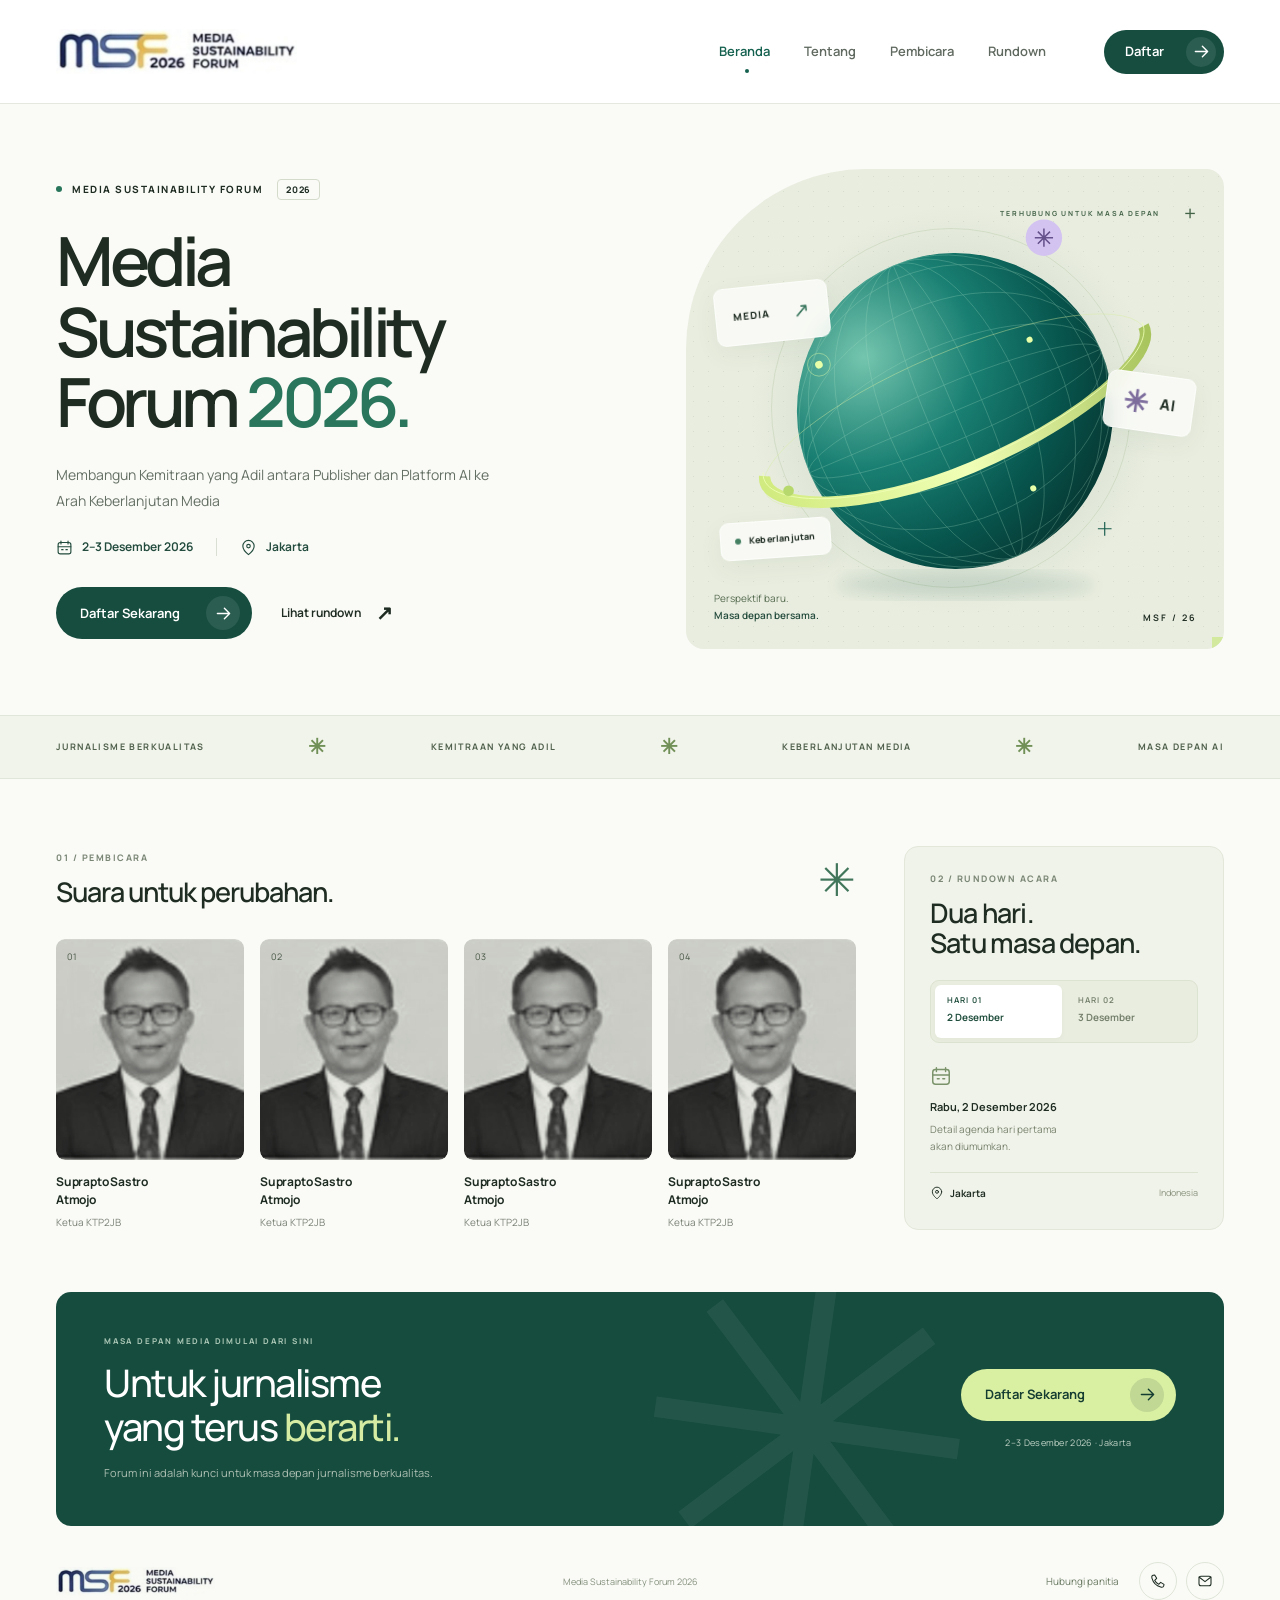
<file: MSF-2026-Modern-Standalone.html>
<!doctype html>
<html lang="id" class="scroll-smooth">
<head>
    <script async src="https://www.googletagmanager.com/gtm.js?id=GTM-T6C44HBX"></script>
<script>
  window.dataLayer = window.dataLayer || [];
  function gtag(){dataLayer.push(arguments);}
  gtag('js', new Date());
</script>
    <meta charset="utf-8"><meta name="viewport" content="width=device-width, initial-scale=1"><meta name="theme-color" content="#fafbf7"><meta name="description" content="Media Sustainability Forum 2026. 2–3 Desember 2026, Jakarta. Kemitraan yang adil antara publisher dan platform AI untuk keberlanjutan media."><title>MSF 2026 — Media Sustainability Forum</title><style>*,:after,:before{--tw-border-spacing-x:0;--tw-border-spacing-y:0;--tw-translate-x:0;--tw-translate-y:0;--tw-rotate:0;--tw-skew-x:0;--tw-skew-y:0;--tw-scale-x:1;--tw-scale-y:1;--tw-pan-x: ;--tw-pan-y: ;--tw-pinch-zoom: ;--tw-scroll-snap-strictness:proximity;--tw-gradient-from-position: ;--tw-gradient-via-position: ;--tw-gradient-to-position: ;--tw-ordinal: ;--tw-slashed-zero: ;--tw-numeric-figure: ;--tw-numeric-spacing: ;--tw-numeric-fraction: ;--tw-ring-inset: ;--tw-ring-offset-width:0px;--tw-ring-offset-color:#fff;--tw-ring-color:rgba(59,130,246,.5);--tw-ring-offset-shadow:0 0 #0000;--tw-ring-shadow:0 0 #0000;--tw-shadow:0 0 #0000;--tw-shadow-colored:0 0 #0000;--tw-blur: ;--tw-brightness: ;--tw-contrast: ;--tw-grayscale: ;--tw-hue-rotate: ;--tw-invert: ;--tw-saturate: ;--tw-sepia: ;--tw-drop-shadow: ;--tw-backdrop-blur: ;--tw-backdrop-brightness: ;--tw-backdrop-contrast: ;--tw-backdrop-grayscale: ;--tw-backdrop-hue-rotate: ;--tw-backdrop-invert: ;--tw-backdrop-opacity: ;--tw-backdrop-saturate: ;--tw-backdrop-sepia: ;--tw-contain-size: ;--tw-contain-layout: ;--tw-contain-paint: ;--tw-contain-style: }::backdrop{--tw-border-spacing-x:0;--tw-border-spacing-y:0;--tw-translate-x:0;--tw-translate-y:0;--tw-rotate:0;--tw-skew-x:0;--tw-skew-y:0;--tw-scale-x:1;--tw-scale-y:1;--tw-pan-x: ;--tw-pan-y: ;--tw-pinch-zoom: ;--tw-scroll-snap-strictness:proximity;--tw-gradient-from-position: ;--tw-gradient-via-position: ;--tw-gradient-to-position: ;--tw-ordinal: ;--tw-slashed-zero: ;--tw-numeric-figure: ;--tw-numeric-spacing: ;--tw-numeric-fraction: ;--tw-ring-inset: ;--tw-ring-offset-width:0px;--tw-ring-offset-color:#fff;--tw-ring-color:rgba(59,130,246,.5);--tw-ring-offset-shadow:0 0 #0000;--tw-ring-shadow:0 0 #0000;--tw-shadow:0 0 #0000;--tw-shadow-colored:0 0 #0000;--tw-blur: ;--tw-brightness: ;--tw-contrast: ;--tw-grayscale: ;--tw-hue-rotate: ;--tw-invert: ;--tw-saturate: ;--tw-sepia: ;--tw-drop-shadow: ;--tw-backdrop-blur: ;--tw-backdrop-brightness: ;--tw-backdrop-contrast: ;--tw-backdrop-grayscale: ;--tw-backdrop-hue-rotate: ;--tw-backdrop-invert: ;--tw-backdrop-opacity: ;--tw-backdrop-saturate: ;--tw-backdrop-sepia: ;--tw-contain-size: ;--tw-contain-layout: ;--tw-contain-paint: ;--tw-contain-style: }/*! tailwindcss v3.4.17 | MIT License | https://tailwindcss.com*/*,:after,:before{box-sizing:border-box;border:0 solid #e5e7eb}:after,:before{--tw-content:""}:host,html{line-height:1.5;-webkit-text-size-adjust:100%;-moz-tab-size:4;-o-tab-size:4;tab-size:4;font-family:Manrope,Arial,sans-serif;font-feature-settings:normal;font-variation-settings:normal;-webkit-tap-highlight-color:transparent}body{line-height:inherit}hr{height:0;color:inherit;border-top-width:1px}abbr:where([title]){-webkit-text-decoration:underline dotted;text-decoration:underline dotted}h1,h2,h3,h4,h5,h6{font-size:inherit;font-weight:inherit}a{color:inherit;text-decoration:inherit}b,strong{font-weight:bolder}code,kbd,pre,samp{font-family:ui-monospace,SFMono-Regular,Menlo,Monaco,Consolas,Liberation Mono,Courier New,monospace;font-feature-settings:normal;font-variation-settings:normal;font-size:1em}small{font-size:80%}sub,sup{font-size:75%;line-height:0;position:relative;vertical-align:baseline}sub{bottom:-.25em}sup{top:-.5em}table{text-indent:0;border-color:inherit;border-collapse:collapse}button,input,optgroup,select,textarea{font-family:inherit;font-feature-settings:inherit;font-variation-settings:inherit;font-size:100%;font-weight:inherit;line-height:inherit;letter-spacing:inherit;color:inherit;margin:0;padding:0}button,select{text-transform:none}button,input:where([type=button]),input:where([type=reset]),input:where([type=submit]){-webkit-appearance:button;background-color:transparent;background-image:none}:-moz-focusring{outline:auto}:-moz-ui-invalid{box-shadow:none}progress{vertical-align:baseline}::-webkit-inner-spin-button,::-webkit-outer-spin-button{height:auto}[type=search]{-webkit-appearance:textfield;outline-offset:-2px}::-webkit-search-decoration{-webkit-appearance:none}::-webkit-file-upload-button{-webkit-appearance:button;font:inherit}summary{display:list-item}blockquote,dd,dl,figure,h1,h2,h3,h4,h5,h6,hr,p,pre{margin:0}fieldset{margin:0}fieldset,legend{padding:0}menu,ol,ul{list-style:none;margin:0;padding:0}dialog{padding:0}textarea{resize:vertical}input::-moz-placeholder,textarea::-moz-placeholder{opacity:1;color:#9ca3af}input::placeholder,textarea::placeholder{opacity:1;color:#9ca3af}[role=button],button{cursor:pointer}:disabled{cursor:default}audio,canvas,embed,iframe,img,object,svg,video{display:block;vertical-align:middle}img,video{max-width:100%;height:auto}[hidden]:where(:not([hidden=until-found])){display:none}html{scroll-padding-top:30px}body{margin:0}a,button,label,summary{-webkit-tap-highlight-color:transparent}button{font:inherit}a,button,input,summary{outline-offset:5px}a:focus-visible,button:focus-visible,summary:focus-visible{outline:3px solid #648a36}button{cursor:pointer}::-moz-selection{background:#d5ed9f;color:#123f34}::selection{background:#d5ed9f;color:#123f34}.shell{width:min(1240px,calc(100% - 112px));margin-inline:auto}.icon{width:21px;height:21px;flex-shrink:0;display:block}.header{height:104px;border-bottom:1px solid #e5e8df;background:#fff}.header>.shell{height:100%}.logo{width:241px;flex-shrink:0}.logo img{width:100%;height:auto}.desktop-nav{display:flex;align-items:center;gap:34px;margin-left:auto;margin-right:38px;font-size:13px;font-weight:600;color:#60695f}.desktop-nav a{padding:14px 0;transition:color .2s}.desktop-nav .active,.desktop-nav a:hover{color:#15614f}.desktop-nav .active{position:relative}.desktop-nav .active:after{content:"";position:absolute;left:50%;bottom:2px;width:4px;height:4px;border-radius:50%;background:#15614f}.button{min-height:52px;padding:8px 12px 8px 24px;display:inline-flex;justify-content:space-between;align-items:center;gap:26px;border-radius:100px;font-size:13px;font-weight:650;transition:background .2s,transform .2s;text-decoration:none}.button:hover{transform:translateY(-2px)}.button i{display:grid;place-items:center;border-radius:100%;width:34px;height:34px;font-style:normal}.button-dark{background:#164d3f;color:#fff}.button-dark:hover{background:#0c392d}.button-dark i{background:#ffffff17}.button-lime{background:#d9efa2;color:#153c31}.button-lime i{background:#143c3120}.button-lime:hover{background:#e4f5bd}.header-register{min-height:44px;padding:6px 8px 6px 21px;gap:22px}.header-register i{width:30px;height:30px}.mobile-nav{display:none}.hero{display:grid;grid-template-columns:1.1fr 1fr;gap:38px;padding-block:65px 66px}.eyebrow,.hero{align-items:center}.eyebrow{display:flex;gap:10px;font-size:10px;font-weight:750;letter-spacing:1.5px;line-height:1.5}.status-dot{width:6px;height:6px;border-radius:50%;background:#27755a}.edition{font-size:9px;letter-spacing:.8px;margin-left:4px;border:1px solid #d4dbca;padding:3px 8px;border-radius:4px}.hero h1{font-size:clamp(52px,5.3vw,77px);font-weight:600;line-height:1.04;letter-spacing:-4.5px;margin:25px 0}.hero-last{white-space:nowrap}.hero h1 em{font-style:normal;color:#29765c}.hero-description{font-size:14px;color:#657064;line-height:1.85;max-width:440px;scroll-margin-top:40px}.event-meta{display:flex;gap:23px;margin-top:25px;font-size:12px;color:#224b3d}.event-meta>span{display:flex;gap:9px;align-items:center}.event-meta strong{font-weight:650}.event-meta .icon{width:17px;height:17px}.event-meta>span+span{border-left:1px solid #d9dfd3;padding-left:23px}.hero-actions{gap:29px;margin-top:31px}.hero-actions,.text-link{display:flex;align-items:center}.text-link{font-size:12px;font-weight:650;gap:15px;min-height:44px}.text-link span{font-size:20px}.text-link:hover{color:#27755a}.hero-visual{height:480px;position:relative;background:#e9eddf;overflow:hidden;border-radius:180px 18px 18px 18px;isolation:isolate;background-image:radial-gradient(#72876b26 .8px,transparent 0);background-size:15px 15px}.hero-visual:before{content:"";position:absolute;width:360px;height:360px;border:1px solid #b1c39c55;border-radius:50%;top:59px;left:85px;z-index:-1}.globe{position:absolute;width:114%;max-width:none;left:-7%;top:3%;height:95%;-o-object-fit:contain;object-fit:contain}.visual-top{position:absolute;top:29px;right:26px;display:flex;align-items:center;gap:24px;font-size:7px;font-weight:700;letter-spacing:1.8px;color:#436347;z-index:1}.mini-cross{font-size:21px;font-weight:400}.orbit-label{position:absolute;z-index:2;border:1px solid #fff9;background:#fafbf7e8;box-shadow:0 8px 25px #274d3510;-webkit-backdrop-filter:blur(8px);backdrop-filter:blur(8px);border-radius:9px;display:flex;align-items:center;gap:23px;font-size:10px;letter-spacing:1px;font-weight:750;padding:13px 17px;transform:rotate(-6deg)}.label-media{top:115px;left:29px}.label-media>span{font-size:20px;font-weight:400;color:#3a765e}.label-ai{right:30px;top:205px;transform:rotate(8deg);font-size:15px;gap:11px}.ai-star{font-size:30px;color:#7d6d9d;line-height:1}.label-future{bottom:92px;left:34px;gap:8px;font-size:9px;letter-spacing:.2px;transform:rotate(-4deg);padding:11px 14px}.tiny-dot{width:6px;height:6px;border-radius:100%;background:#458063}.visual-bottom{position:absolute;bottom:25px;left:28px;right:27px;display:flex;align-items:end;justify-content:space-between}.visual-caption{font-size:10px;line-height:1.7;color:#566b50}.visual-caption strong{font-weight:600;color:#244c3d}.visual-index{font-size:9px;letter-spacing:2px;font-weight:650}.corner-square{position:absolute;right:0;bottom:0;width:12px;height:12px;background:#d2e99e}.theme-band{border-top:1px solid #e1e6da;border-bottom:1px solid #e1e6da;background:#f1f4ea}.theme-band>.shell{display:flex;align-items:center;justify-content:space-between;gap:20px;height:62px;font-size:9px;font-weight:700;letter-spacing:1.4px;color:#4f604c}.theme-band i{font-style:normal;font-size:21px;color:#719057}.program{display:grid;grid-template-columns:minmax(0,1fr) 320px;gap:48px;padding-block:67px 62px}.section-header{display:flex;align-items:center;justify-content:space-between;margin-bottom:25px}.section-eyebrow{font-size:9px;color:#7b8776;letter-spacing:1.5px}.section-header h2{font-size:27px;letter-spacing:-1px;font-weight:550;margin-top:10px;line-height:1.25}.section-symbol{font-size:45px;color:#41765b;font-weight:300}.speaker-grid{display:grid;grid-template-columns:repeat(4,minmax(0,1fr));gap:16px}.portrait{position:relative;overflow:hidden;background:#e7e9e2;border-radius:9px;aspect-ratio:.85}.portrait img{width:100%;height:100%;-o-object-fit:cover;object-fit:cover;filter:grayscale(100%);mix-blend-mode:multiply;transition:filter .4s,transform .4s}.speaker:hover .portrait img{filter:grayscale(0);transform:scale(1.035)}.portrait-number{position:absolute;top:11px;left:11px;color:#465543;font-size:9px;letter-spacing:1px}.portrait-mark{position:absolute;right:9px;bottom:9px;border:1px solid #ffffff80;background:#f9fbf5da;color:#234b3e;width:29px;height:29px;border-radius:100%;display:grid;place-items:center}.portrait-mark .icon{width:14px;height:14px}.speaker h3{font-size:12px;line-height:1.55;font-weight:700;margin-top:13px;letter-spacing:-.2px}.speaker>p{font-size:10px;color:#7b8276;margin-top:5px}.rundown{border:1px solid #e2e7d9;border-radius:14px;padding:25px;background:#f0f3e9}.rundown h2{font-size:27px;line-height:1.14;letter-spacing:-.8px;margin-top:12px;font-weight:550}.schedule{margin-top:21px;position:relative}.schedule>input{position:absolute;width:1px;height:1px;opacity:0;left:10px;top:15px}.day-options{display:grid;grid-template-columns:1fr 1fr;padding:4px;border:1px solid #dce3d0;border-radius:9px;background:#e9eddf;gap:4px}.day-options label{cursor:pointer;border-radius:6px;min-height:53px;padding:9px 12px;display:flex;flex-direction:column;gap:4px;color:#75806c;transition:background .2s}.day-options label span{font-size:8px;letter-spacing:1px;font-weight:650}.day-options label strong{font-size:10px;font-weight:650}#hari-1:checked~.day-options label[for=hari-1],#hari-2:checked~.day-options label[for=hari-2]{background:#fff;color:#204e3d;box-shadow:0 2px 5px #24412308}#hari-1:focus-visible~.day-options label[for=hari-1],#hari-2:focus-visible~.day-options label[for=hari-2]{outline:2px solid #447349;outline-offset:2px}.day-panel{padding:22px 0 17px;display:none}.day-one{display:block}#hari-2:checked~.day-one{display:none}#hari-2:checked~.day-two{display:block}.schedule-icon{color:#7a936a;margin-bottom:12px}.schedule-icon .icon{width:22px;height:22px}.schedule-title{font-size:11px;font-weight:650}.schedule-note{font-size:10px;line-height:1.7;color:#7a8470;margin-top:5px}.rundown-location{border-top:1px solid #dce3d0;padding-top:13px;font-size:10px;font-weight:650;display:flex;align-items:center;gap:6px}.rundown-location .icon{width:14px;height:14px}.rundown-location span{margin-left:auto;color:#8b9480;font-size:9px;font-weight:400}.cta-panel{position:relative;background:#164c3e;overflow:hidden;border-radius:15px;padding:43px 48px;display:flex;align-items:center;justify-content:space-between;gap:30px;isolation:isolate;color:#fff}.cta-decoration{position:absolute;right:240px;top:-82px;font-size:420px;line-height:1;font-weight:200;opacity:.06;z-index:-1;transform:rotate(8deg)}.cta-copy>.eyebrow{font-size:8px;color:#a9c5b4;letter-spacing:1.8px}.cta-copy h2{font-size:38px;font-weight:500;letter-spacing:-1.5px;line-height:1.15;margin-top:14px}.cta-copy h2 span{color:#d5eca2}.cta-copy>p:last-child{font-size:11px;color:#acbfb2;margin-top:16px;line-height:1.7}.cta-action{display:flex;flex-direction:column;align-items:center;gap:15px}.cta-action .button{min-width:215px}.cta-action>span{font-size:9px;color:#c3d4c8;letter-spacing:.3px}.footer{display:flex;align-items:center;justify-content:space-between;gap:20px;min-height:111px}.footer-logo{width:159px;mix-blend-mode:multiply}.footer-logo img{width:100%;height:auto}.footer>p{font-size:9px;color:#84907c}.footer-contact{display:flex;align-items:center;gap:9px}.footer-contact>span{font-size:10px;margin-right:11px;color:#6c7b64}.footer-contact button{width:38px;height:38px;display:grid;place-items:center;border:1px solid #dfe5d8;border-radius:100%;transition:background .2s}.footer-contact button:hover{background:#e8efde}.footer-contact .icon{width:16px;height:16px}.popover-panel{border:1px solid #dce4d2;border-radius:22px;background:#fafbf7;color:#192b22;padding:38px;max-width:440px;width:calc(100% - 32px);margin:auto;box-shadow:0 30px 100px #102a2540}.popover-panel::backdrop{background:#102a256b;-webkit-backdrop-filter:blur(5px);backdrop-filter:blur(5px)}.popover-panel h2{font-size:33px;letter-spacing:-1px;font-weight:600;line-height:1.15;margin-top:16px}.popover-close{position:absolute;right:15px;top:15px;width:44px;height:44px;display:grid;place-items:center;border-radius:100%;background:#eaf0e1}.dialog-icon{display:grid;place-items:center;width:52px;height:52px;border-radius:13px;background:#dceeb5;color:#234d3d}.skip-link{position:fixed;z-index:100;top:-70px;left:20px;background:#164c3e;color:#fff;padding:12px 20px;border-radius:8px}.skip-link:focus{top:10px}@media(min-width:1500px){.hero h1{font-size:81px}.hero-visual{height:505px}.hero{padding-top:74px}}@media(max-width:1100px){.shell{width:calc(100% - 64px)}.desktop-nav{gap:22px;margin-right:18px}.logo{width:210px}.hero{gap:25px}.hero h1{font-size:64px;letter-spacing:-3.5px}.hero-visual{height:430px;border-top-left-radius:140px}.event-meta{font-size:10px;gap:14px}.event-meta>span+span{padding-left:14px}.hero-description{font-size:13px}.program{grid-template-columns:minmax(0,1fr) 280px;gap:30px}.speaker-grid{gap:11px}.rundown{padding:21px}.speaker h3{font-size:10px}.speaker>p{font-size:9px}.portrait{aspect-ratio:.72}.section-header h2{font-size:24px}.theme-band>.shell{font-size:8px;letter-spacing:1px}.cta-panel{padding:36px}.label-media{left:14px}.label-ai{right:18px}.label-future{bottom:90px;left:19px}}@media(max-width:850px){.header{height:82px}.desktop-nav{display:none}.header-register{margin-left:auto}.mobile-nav{display:block;position:relative}.mobile-nav summary{cursor:pointer;list-style:none;width:44px;height:44px;display:grid;place-items:center;border:1px solid #dce3d4;border-radius:100%}.mobile-nav summary::-webkit-details-marker{display:none}.mobile-nav[open] summary{background:#e8efdc}.mobile-nav nav{position:absolute;right:0;top:53px;width:230px;padding:13px;z-index:25;background:#fff;border:1px solid #e1e7d9;border-radius:14px;box-shadow:0 20px 45px #15362320}.mobile-nav nav a,.mobile-nav nav button{padding:12px;display:flex;align-items:center;justify-content:space-between;min-height:44px;width:100%;border-radius:7px;font-size:13px}.mobile-nav nav a:hover{background:#f0f4e9}.mobile-nav nav button{background:#164d3f;color:#fff}.hero{padding-block:42px;gap:22px}.hero h1{font-size:51px;letter-spacing:-2.8px}.eyebrow{font-size:8px;letter-spacing:1px;gap:7px}.edition{display:none}.hero-visual{height:365px;border-top-left-radius:100px}.hero-description{font-size:12px;line-height:1.7}.event-meta{flex-wrap:wrap;gap:10px}.hero-actions{gap:18px;flex-wrap:wrap;margin-top:24px}.hero-actions>.button{min-height:48px;font-size:11px;padding-left:18px;gap:12px}.text-link{font-size:10px;gap:8px}.visual-top{font-size:5px;gap:10px;right:19px}.label-media{top:90px;font-size:7px;padding:8px 10px;gap:10px}.label-ai{top:170px;padding:8px 12px;font-size:11px}.ai-star{font-size:24px}.label-future{font-size:7px;bottom:80px;left:15px;padding:9px 11px}.visual-bottom{bottom:20px;left:18px;right:18px}.visual-caption{font-size:8px}.visual-index{font-size:7px}.theme-band>.shell{flex-wrap:wrap;justify-content:center;gap:10px 22px;height:auto;padding-block:18px}.theme-band i{font-size:16px}.theme-band i:last-of-type{display:none}.program{grid-template-columns:1fr;gap:35px;padding-block:45px}.portrait{aspect-ratio:.85}.speaker h3{font-size:12px}.speaker>p{font-size:10px}.rundown{display:grid;grid-template-columns:1fr 1.2fr;-moz-column-gap:35px;column-gap:35px;padding:27px}.rundown>.eyebrow{grid-column:1;grid-row:1}.rundown>h2{grid-column:1;grid-row:2;margin:0;font-size:32px;align-self:start}.schedule{grid-column:2;grid-row:1/span 3;margin-top:0}.rundown-location{grid-column:1;grid-row:3;align-self:end;padding-top:17px}.day-panel{padding-bottom:0}.cta-copy h2{font-size:32px}.cta-panel{padding:32px;gap:24px}.cta-copy>p:last-child{max-width:300px;font-size:10px}.cta-action .button{min-width:190px;gap:15px;font-size:12px}.footer>p{display:none}}@media(max-width:580px){.shell{width:calc(100% - 40px)}.header{height:78px}.header>.shell{gap:12px}.logo{width:194px}.header-register{display:none}.mobile-nav{margin-left:auto}.hero{display:flex;flex-direction:column;gap:35px;padding-block:36px}.hero-copy{width:100%}.hero>.hero-copy>.eyebrow{font-size:8px;letter-spacing:1.1px}.edition{display:block}.hero h1{font-size:clamp(46px,12.6vw,68px);letter-spacing:-2.8px;margin-block:22px}.hero-description{font-size:13px;max-width:360px;line-height:1.8}.event-meta{font-size:11px;margin-top:22px;gap:15px}.event-meta>span+span{padding-left:15px}.event-meta .icon{width:16px;height:16px}.hero-actions{gap:25px;margin-top:27px;flex-wrap:nowrap}.hero-actions>.button{font-size:12px;min-height:52px;padding-left:21px;gap:17px}.text-link{font-size:11px}.hero-visual{width:100%;height:360px;border-top-left-radius:120px}.globe{width:110%;left:-5%;top:0;height:100%}.visual-top{font-size:6px;top:22px;right:20px}.label-media{left:22px;top:90px;font-size:8px;padding:10px 13px}.label-ai{top:163px;right:24px}.label-future{bottom:75px;left:22px;font-size:8px}.visual-bottom{left:23px;bottom:22px;right:23px}.visual-caption{font-size:9px}.visual-index{font-size:8px}.theme-band>.shell{display:grid;grid-template-columns:1fr 1fr;gap:15px 10px;padding-block:20px;font-size:7px;letter-spacing:.75px;text-align:center}.theme-band i{display:none}.program{padding-block:37px;gap:33px}.section-header{margin-bottom:22px}.section-header h2{font-size:24px}.section-symbol{font-size:35px}.speaker-grid{grid-template-columns:1fr 1fr;gap:25px 15px}.portrait{aspect-ratio:.92}.speaker h3{font-size:13px;margin-top:11px}.speaker>p{font-size:10px}.portrait-number{top:12px;left:12px}.rundown{display:block;padding:25px}.rundown>h2{font-size:31px;margin-top:13px}.schedule{margin-top:23px}.day-options label{min-height:59px;padding:11px 14px}.day-options label span{font-size:9px}.day-options label strong{font-size:12px}.day-panel{padding:24px 0}.schedule-title{font-size:13px}.rundown-location,.schedule-note{font-size:12px}.rundown-location span{font-size:11px}.cta-panel{padding:30px 25px;flex-direction:column;align-items:start;gap:30px;border-radius:12px}.cta-copy>.eyebrow{font-size:7px;letter-spacing:1.2px}.cta-copy h2{font-size:34px}.cta-copy>p:last-child{font-size:12px;line-height:1.8;max-width:270px}.cta-action{align-items:start;gap:12px}.cta-action .button{min-width:214px;font-size:13px}.cta-action>span{font-size:9px}.cta-decoration{right:-150px;top:120px;font-size:350px}.footer{padding-block:26px;gap:20px;min-height:110px}.footer-logo{width:140px}.footer-contact{gap:8px}.footer-contact>span{display:none}.footer-contact button{width:44px;height:44px}.popover-panel{padding:30px}.popover-panel h2{font-size:31px}}@media(prefers-reduced-motion:reduce){html{scroll-behavior:auto!important}*,:after,:before{transition:none!important}}.mt-4{margin-top:1rem}.mt-5{margin-top:1.25rem}.mt-6{margin-top:1.5rem}.mt-7{margin-top:1.75rem}.flex{display:flex}.w-full{width:100%}.items-center{align-items:center}.justify-between{justify-content:space-between}.gap-5{gap:1.25rem}.scroll-smooth{scroll-behavior:smooth}.bg-paper{--tw-bg-opacity:1;background-color:rgb(250 251 247/var(--tw-bg-opacity,1))}.font-sans{font-family:Manrope,Arial,sans-serif}.text-sm{font-size:.875rem;line-height:1.25rem}.font-semibold{font-weight:600}.leading-relaxed{line-height:1.625}.text-ink{--tw-text-opacity:1;color:rgb(30 44 34/var(--tw-text-opacity,1))}.text-muted{--tw-text-opacity:1;color:rgb(101 112 100/var(--tw-text-opacity,1))}.text-teal{--tw-text-opacity:1;color:rgb(41 118 92/var(--tw-text-opacity,1))}.antialiased{-webkit-font-smoothing:antialiased;-moz-osx-font-smoothing:grayscale}@font-face{font-family:Manrope;src:url([data-uri]) format("woff2");font-style:normal;font-weight:200 800;font-display:swap}</style></head>
<body class="bg-paper font-sans text-ink antialiased">
<a href="#utama" class="skip-link">Lewati ke konten</a>
<header id="beranda" class="header"><div class="shell flex items-center justify-between gap-5"><a href="#beranda" aria-label="MSF 2026 — Beranda" class="logo"><img src="[data-uri]" width="492" height="92" alt="MSF 2026 — Media Sustainability Forum"></a><nav aria-label="Navigasi utama" class="desktop-nav"><a href="#beranda" class="active" aria-current="page">Beranda</a><a href="#tentang">Tentang</a><a href="#pembicara">Pembicara</a><a href="#rundown">Rundown</a></nav><button popovertarget="pendaftaran" class="button button-dark header-register">Daftar <i><svg class="icon" viewBox="0 0 24 24" fill="none" stroke="currentColor" stroke-width="1.6" stroke-linecap="round" stroke-linejoin="round" aria-hidden="true"><path d="M5 12h14m-6-6 6 6-6 6"/></svg></i></button><details class="mobile-nav"><summary aria-label="Buka menu"><svg class="icon" viewBox="0 0 24 24" fill="none" stroke="currentColor" stroke-width="1.6" stroke-linecap="round" stroke-linejoin="round" aria-hidden="true"><path d="M4 7h16M4 12h16M4 17h16"/></svg></summary><nav aria-label="Navigasi seluler"><a href="#beranda">Beranda</a><a href="#tentang">Tentang</a><a href="#pembicara">Pembicara</a><a href="#rundown">Rundown</a><button popovertarget="pendaftaran">Daftar sekarang <svg class="icon" viewBox="0 0 24 24" fill="none" stroke="currentColor" stroke-width="1.6" stroke-linecap="round" stroke-linejoin="round" aria-hidden="true"><path d="M5 12h14m-6-6 6 6-6 6"/></svg></button></nav></details></div></header>
<main id="utama">
<section class="hero shell" aria-labelledby="hero-title"><div class="hero-copy"><div class="eyebrow"><span class="status-dot"></span> MEDIA SUSTAINABILITY FORUM <span class="edition">2026</span></div><h1 id="hero-title">Media<br>Sustainability<br><span class="hero-last">Forum <em>2026.</em></span></h1><p id="tentang" class="hero-description">Membangun Kemitraan yang Adil antara Publisher dan Platform AI ke Arah Keberlanjutan Media</p><div class="event-meta"><span><svg class="icon" viewBox="0 0 24 24" fill="none" stroke="currentColor" stroke-width="1.6" stroke-linecap="round" stroke-linejoin="round" aria-hidden="true"><rect x="3" y="5" width="18" height="16" rx="3"/><path d="M7 3v4m10-4v4M3 11h18m-13 4h2m4 0h2"/></svg> <strong>2–3 Desember 2026</strong></span><span><svg class="icon" viewBox="0 0 24 24" fill="none" stroke="currentColor" stroke-width="1.6" stroke-linecap="round" stroke-linejoin="round" aria-hidden="true"><path d="M20 10c0 6-8 12-8 12S4 16 4 10a8 8 0 1 1 16 0Z"/><circle cx="12" cy="10" r="2.5"/></svg> <strong>Jakarta</strong></span></div><div class="hero-actions"><button popovertarget="pendaftaran" class="button button-dark">Daftar Sekarang <i><svg class="icon" viewBox="0 0 24 24" fill="none" stroke="currentColor" stroke-width="1.6" stroke-linecap="round" stroke-linejoin="round" aria-hidden="true"><path d="M5 12h14m-6-6 6 6-6 6"/></svg></i></button><a href="#rundown" class="text-link">Lihat rundown <span>↗</span></a></div></div>
<div class="hero-visual" role="img" aria-label="Ilustrasi globe berjaringan yang menghubungkan media, teknologi AI, dan keberlanjutan"><div class="visual-top"><span>TERHUBUNG UNTUK MASA DEPAN</span><span class="mini-cross">+</span></div><div class="orbital-line"></div><img src="[data-uri]" class="globe" width="600" height="600" alt=""><span class="orbit-label label-media">MEDIA <span>↗</span></span><span class="orbit-label label-ai"><span class="ai-star">✳</span> AI</span><span class="orbit-label label-future"><span class="tiny-dot"></span> Keberlanjutan</span><div class="visual-bottom"><div class="visual-caption">Perspektif baru.<br><strong>Masa depan bersama.</strong></div><span class="visual-index">MSF / 26</span></div><span class="corner-square"></span></div>
</section>
<div class="theme-band" aria-label="Fokus forum"><div class="shell"><span>JURNALISME BERKUALITAS</span><i>✳</i><span>KEMITRAAN YANG ADIL</span><i>✳</i><span>KEBERLANJUTAN MEDIA</span><i>✳</i><span>MASA DEPAN AI</span></div></div>
<section class="program shell" aria-label="Pembicara dan agenda forum"><div id="pembicara" class="speakers-block"><div class="section-header"><div><p class="eyebrow section-eyebrow">01 / PEMBICARA</p><h2>Suara untuk perubahan.</h2></div><span class="section-symbol" aria-hidden="true">✳</span></div><div class="speaker-grid"><article class="speaker group"><div class="portrait"><img src="[data-uri]" width="192" height="203" alt="Suprapto Sastro Atmojo" loading="lazy"><span class="portrait-number">01</span></div><h3>Suprapto Sastro<br>Atmojo</h3><p>Ketua KTP2JB</p></article><article class="speaker group"><div class="portrait"><img src="[data-uri]" width="192" height="203" alt="Suprapto Sastro Atmojo" loading="lazy"><span class="portrait-number">02</span></div><h3>Suprapto Sastro<br>Atmojo</h3><p>Ketua KTP2JB</p></article><article class="speaker group"><div class="portrait"><img src="[data-uri]" width="192" height="203" alt="Suprapto Sastro Atmojo" loading="lazy"><span class="portrait-number">03</span></div><h3>Suprapto Sastro<br>Atmojo</h3><p>Ketua KTP2JB</p></article><article class="speaker group"><div class="portrait"><img src="[data-uri]" width="192" height="203" alt="Suprapto Sastro Atmojo" loading="lazy"><span class="portrait-number">04</span></div><h3>Suprapto Sastro<br>Atmojo</h3><p>Ketua KTP2JB</p></article></div></div><aside id="rundown" class="rundown"><p class="eyebrow section-eyebrow">02 / RUNDOWN ACARA</p><h2>Dua hari.<br>Satu masa depan.</h2><div class="schedule"><input type="radio" name="hari" id="hari-1" checked><input type="radio" name="hari" id="hari-2"><div class="day-options"><label for="hari-1"><span>HARI 01</span><strong>2 Desember</strong></label><label for="hari-2"><span>HARI 02</span><strong>3 Desember</strong></label></div><div class="day-panel day-one"><div class="schedule-icon"><svg class="icon" viewBox="0 0 24 24" fill="none" stroke="currentColor" stroke-width="1.6" stroke-linecap="round" stroke-linejoin="round" aria-hidden="true"><rect x="3" y="5" width="18" height="16" rx="3"/><path d="M7 3v4m10-4v4M3 11h18m-13 4h2m4 0h2"/></svg></div><p class="schedule-title">Rabu, 2 Desember 2026</p><p class="schedule-note">Detail agenda hari pertama<br>akan diumumkan.</p></div><div class="day-panel day-two"><div class="schedule-icon"><svg class="icon" viewBox="0 0 24 24" fill="none" stroke="currentColor" stroke-width="1.6" stroke-linecap="round" stroke-linejoin="round" aria-hidden="true"><rect x="3" y="5" width="18" height="16" rx="3"/><path d="M7 3v4m10-4v4M3 11h18m-13 4h2m4 0h2"/></svg></div><p class="schedule-title">Kamis, 3 Desember 2026</p><p class="schedule-note">Detail agenda hari kedua<br>akan diumumkan.</p></div></div><div class="rundown-location"><svg class="icon" viewBox="0 0 24 24" fill="none" stroke="currentColor" stroke-width="1.6" stroke-linecap="round" stroke-linejoin="round" aria-hidden="true"><path d="M20 10c0 6-8 12-8 12S4 16 4 10a8 8 0 1 1 16 0Z"/><circle cx="12" cy="10" r="2.5"/></svg> Jakarta <span>Indonesia</span></div></aside></section>
<section class="cta-section shell" aria-labelledby="cta-title"><div class="cta-panel"><div class="cta-decoration" aria-hidden="true">✳</div><div class="cta-copy"><p class="eyebrow">MASA DEPAN MEDIA DIMULAI DARI SINI</p><h2 id="cta-title">Untuk jurnalisme<br>yang terus <span>berarti.</span></h2><p>Forum ini adalah kunci untuk masa depan jurnalisme berkualitas.</p></div><div class="cta-action"><button popovertarget="pendaftaran" class="button button-lime">Daftar Sekarang <i><svg class="icon" viewBox="0 0 24 24" fill="none" stroke="currentColor" stroke-width="1.6" stroke-linecap="round" stroke-linejoin="round" aria-hidden="true"><path d="M5 12h14m-6-6 6 6-6 6"/></svg></i></button><span>2–3 Desember 2026 · Jakarta</span></div></div></section>
</main><footer class="footer shell"><a href="#beranda" aria-label="MSF 2026 — Kembali ke atas" class="footer-logo"><img src="[data-uri]" width="492" height="92" alt="MSF 2026"></a><p>Media Sustainability Forum 2026</p><div class="footer-contact"><span>Hubungi panitia</span><button popovertarget="kontak" aria-label="Informasi telepon panitia"><svg class="icon" viewBox="0 0 24 24" fill="none" stroke="currentColor" stroke-width="1.6" stroke-linecap="round" stroke-linejoin="round" aria-hidden="true"><path d="m7 3 3 5-3 3c2 4 3 5 6 6l3-3 5 3c0 4-2 5-5 4C9 19 5 15 3 8 2 5 3 3 7 3Z"/></svg></button><button popovertarget="kontak" aria-label="Informasi email panitia"><svg class="icon" viewBox="0 0 24 24" fill="none" stroke="currentColor" stroke-width="1.6" stroke-linecap="round" stroke-linejoin="round" aria-hidden="true"><rect x="3" y="5" width="18" height="14" rx="3"/><path d="m3 6 9 7 9-7"/></svg></button></div></footer>
<div id="pendaftaran" popover role="dialog" aria-labelledby="pendaftaran-title" class="popover-panel"><button class="popover-close" popovertarget="pendaftaran" popovertargetaction="hide" aria-label="Tutup pendaftaran" autofocus><svg class="icon" viewBox="0 0 24 24" fill="none" stroke="currentColor" stroke-width="1.6" stroke-linecap="round" stroke-linejoin="round" aria-hidden="true"><path d="m6 6 12 12M6 18 18 6"/></svg></button><span class="dialog-icon"><svg class="icon" viewBox="0 0 24 24" fill="none" stroke="currentColor" stroke-width="1.6" stroke-linecap="round" stroke-linejoin="round" aria-hidden="true"><rect x="3" y="5" width="18" height="16" rx="3"/><path d="M7 3v4m10-4v4M3 11h18m-13 4h2m4 0h2"/></svg></span><p class="eyebrow mt-6">MEDIA SUSTAINABILITY FORUM</p><h2 id="pendaftaran-title">Sampai jumpa<br>di MSF 2026.</h2><p class="mt-4 text-sm font-semibold text-teal">2–3 Desember 2026 · Jakarta</p><p class="mt-5 leading-relaxed text-muted">Tautan pendaftaran resmi belum tersedia pada halaman ini.</p><button class="button button-dark mt-7 w-full" popovertarget="pendaftaran" popovertargetaction="hide">Kembali ke halaman <svg class="icon" viewBox="0 0 24 24" fill="none" stroke="currentColor" stroke-width="1.6" stroke-linecap="round" stroke-linejoin="round" aria-hidden="true"><path d="M5 12h14m-6-6 6 6-6 6"/></svg></button></div>
<div id="kontak" popover role="dialog" aria-labelledby="kontak-title" class="popover-panel"><button class="popover-close" popovertarget="kontak" popovertargetaction="hide" aria-label="Tutup kontak" autofocus><svg class="icon" viewBox="0 0 24 24" fill="none" stroke="currentColor" stroke-width="1.6" stroke-linecap="round" stroke-linejoin="round" aria-hidden="true"><path d="m6 6 12 12M6 18 18 6"/></svg></button><span class="dialog-icon"><svg class="icon" viewBox="0 0 24 24" fill="none" stroke="currentColor" stroke-width="1.6" stroke-linecap="round" stroke-linejoin="round" aria-hidden="true"><rect x="3" y="5" width="18" height="14" rx="3"/><path d="m3 6 9 7 9-7"/></svg></span><h2 id="kontak-title" class="mt-6">Mari terhubung.</h2><p class="mt-5 leading-relaxed text-muted">Nomor telepon dan alamat email panitia belum tersedia pada halaman ini.</p><button class="button button-dark mt-7 w-full" popovertarget="kontak" popovertargetaction="hide">Kembali <svg class="icon" viewBox="0 0 24 24" fill="none" stroke="currentColor" stroke-width="1.6" stroke-linecap="round" stroke-linejoin="round" aria-hidden="true"><path d="M5 12h14m-6-6 6 6-6 6"/></svg></button></div>
</body></html>
</file>
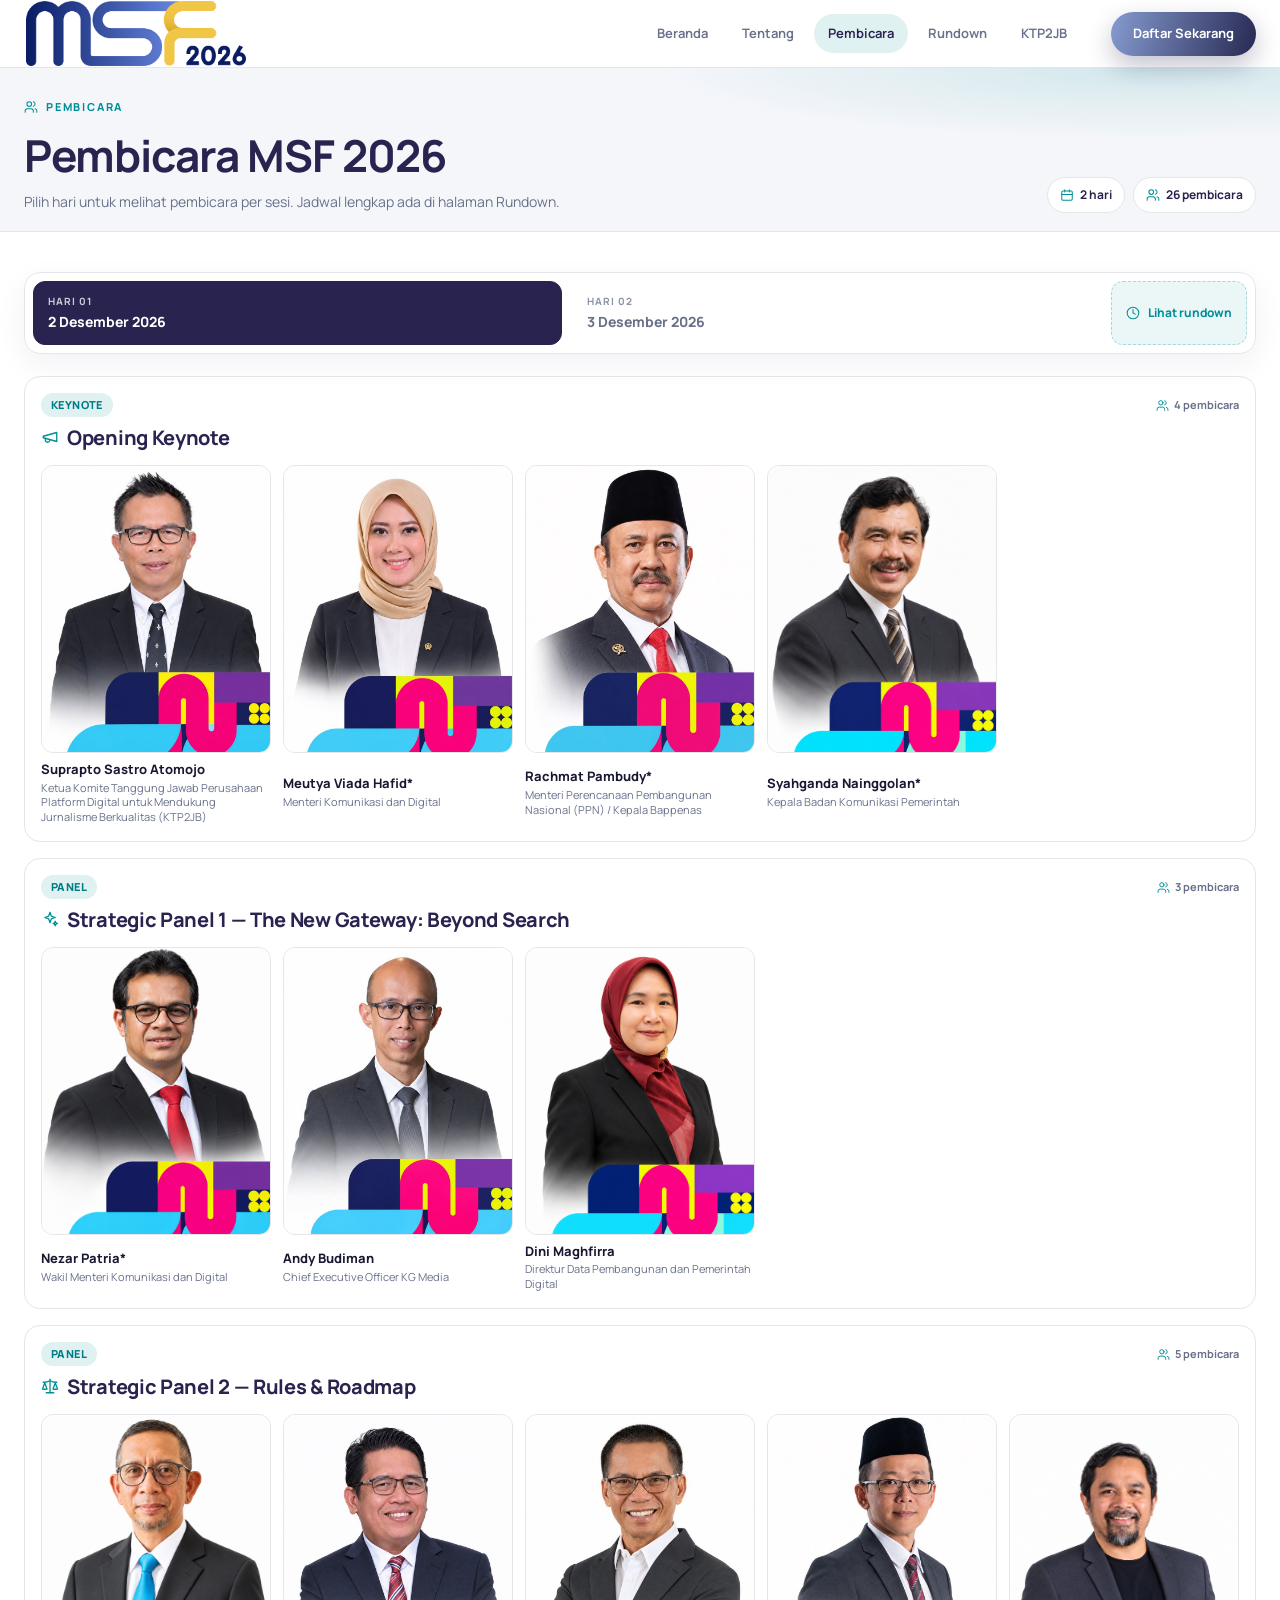
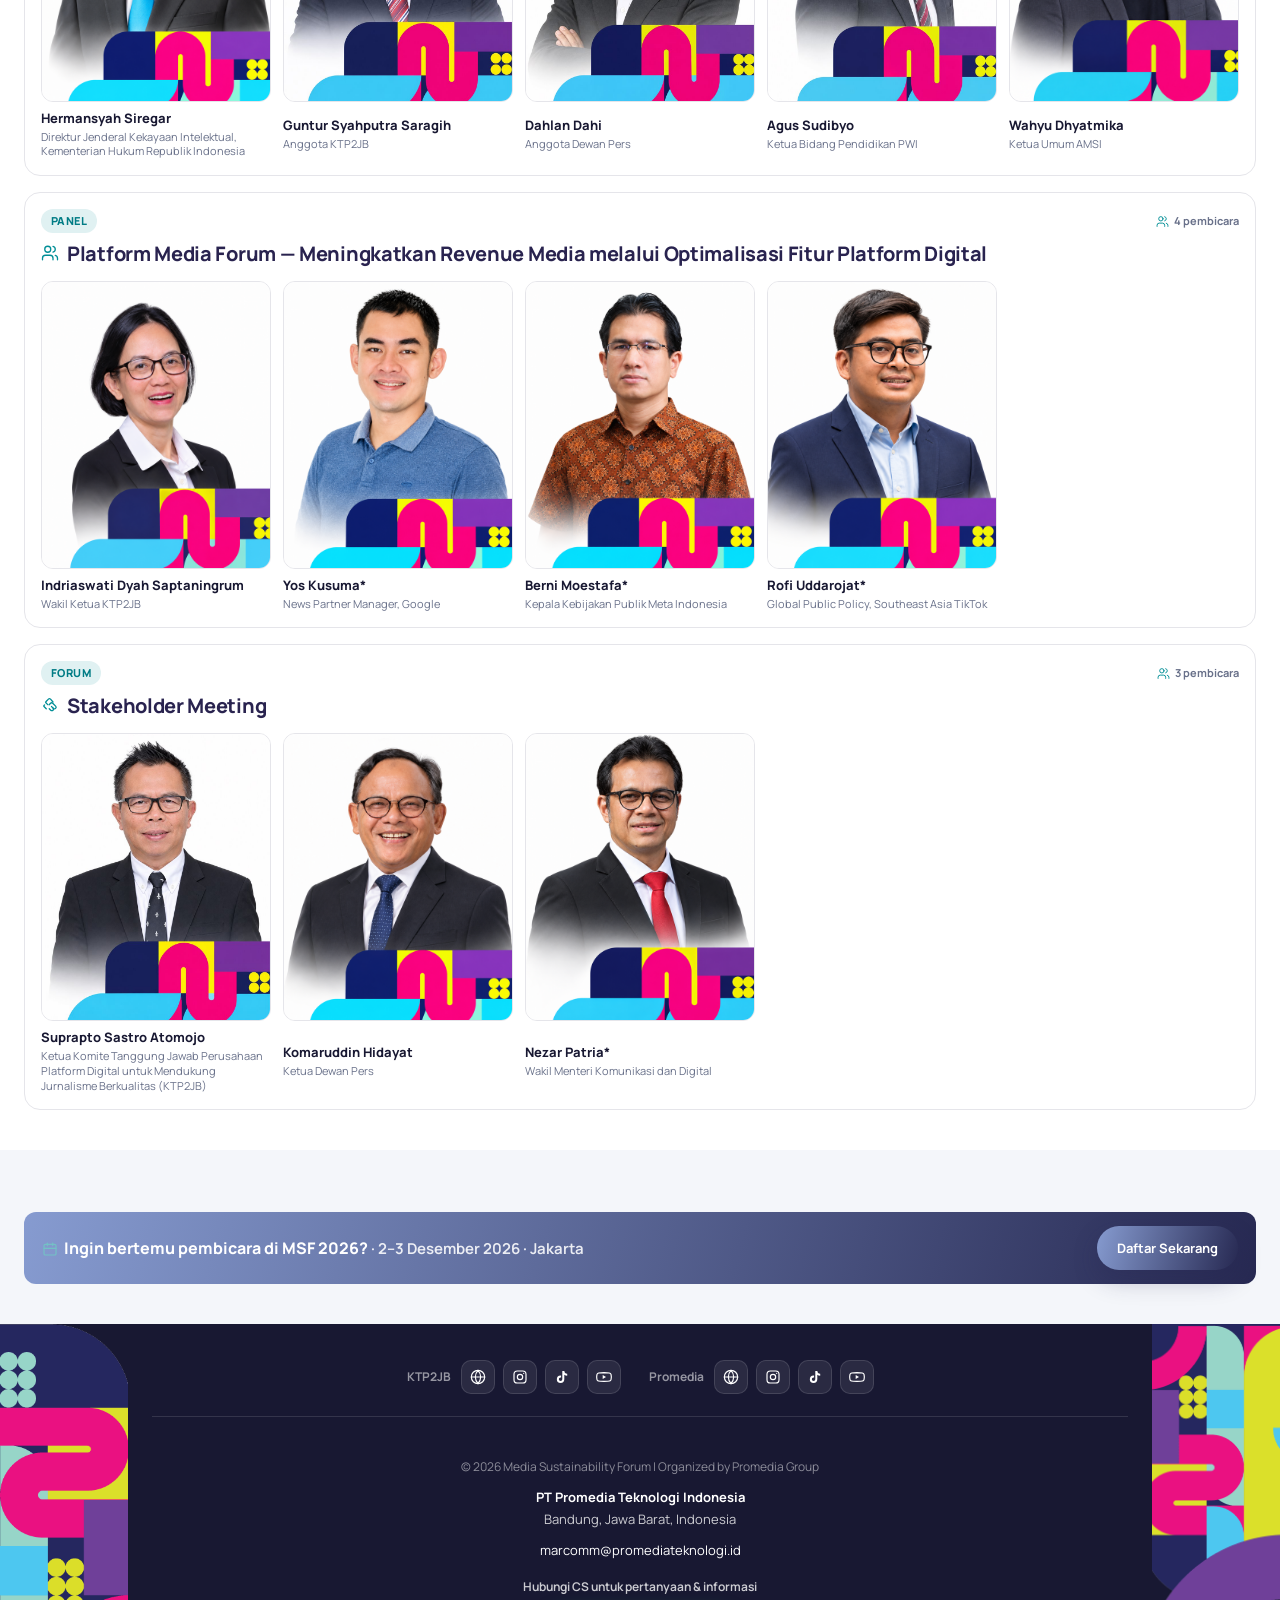
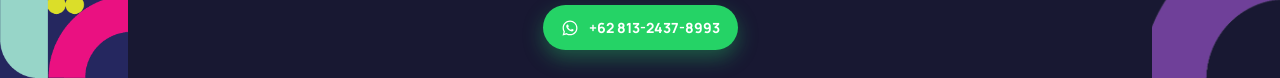
<file: pembicara.html>
<!doctype html>
<html lang="id" class="scroll-smooth">
<head>
  <meta charset="utf-8">
  <meta name="viewport" content="width=device-width, initial-scale=1">
  <meta name="theme-color" content="#29234f">
  <meta name="description" content="Pembicara Media Sustainability Forum 2026 — keynote dan panel 2–3 Desember 2026.">
  <title>Pembicara — MSF 2026</title>
  <link rel="preload" href="assets/manrope-latin-wght-normal.woff2" as="font" type="font/woff2" crossorigin>
  <link rel="stylesheet" href="assets/tailwind.css">
  <link rel="icon" type="image/x-icon" href="assets/favicons/favicon.ico">
  <link rel="icon" type="image/png" sizes="32x32" href="assets/favicons/favicon-32x32.png">
  <link rel="icon" type="image/png" sizes="96x96" href="assets/favicons/favicon-96x96.png">
  <link rel="icon" type="image/png" sizes="192x192" href="assets/favicons/favicon-192x192.png">
  <link rel="apple-touch-icon" href="assets/favicons/apple-icon.png">
  <link rel="manifest" href="assets/favicons/manifest.json">
  <script async src="https://www.googletagmanager.com/gtm.js?id=GTM-T6C44HBX"></script>
<script>
  window.dataLayer = window.dataLayer || [];
  function gtag(){dataLayer.push(arguments);}
  gtag('js', new Date());
</script>
</head>
<body class="bg-paper font-sans text-ink antialiased is-speakers">
  <a href="#utama" class="skip-link">Lewati ke konten</a>

  <header class="site-header">
    <div class="shell">
      <a href="index.html" class="brand-logo" aria-label="MSF 2026 &mdash; Beranda">
        <img src="assets/logo-msf.png" width="640" height="191" alt="MSF 2026 &mdash; Media Sustainability Forum">
      </a>
      <nav class="desktop-nav" aria-label="Navigasi utama">
        <a href="index.html">Beranda</a>
        <a href="tentang.html">Tentang</a>
        <a href="pembicara.html" class="active" aria-current="page">Pembicara</a>
        <a href="rundown.html">Rundown</a>
        <a href="https://ktp2jb.or.id/" target="_blank" rel="noopener noreferrer">KTP2JB</a>
      </nav>
      <a href="daftar.html" class="btn btn-navy header-cta">Daftar Sekarang</a>
      <button type="button" class="mobile-toggle" id="menu-toggle" aria-expanded="false" aria-controls="mobile-panel" aria-label="Buka menu">
        <svg class="icon" viewBox="0 0 24 24" fill="none" stroke="currentColor" stroke-width="1.8" stroke-linecap="round" aria-hidden="true"><path d="M4 7h16M4 12h16M4 17h16"/></svg>
      </button>
    </div>
    <div class="mobile-panel" id="mobile-panel" hidden>
      <nav aria-label="Navigasi seluler">
        <a href="index.html">Beranda</a>
        <a href="tentang.html">Tentang</a>
        <a href="pembicara.html" aria-current="page">Pembicara</a>
        <a href="rundown.html">Rundown</a>
        <a href="https://ktp2jb.or.id/" target="_blank" rel="noopener noreferrer">KTP2JB</a>
        <a href="daftar.html" class="btn btn-navy">Daftar Sekarang</a>
      </nav>
    </div>
  </header>

  <main id="utama">
    <section class="page-hero page-hero-tight" aria-labelledby="pembicara-title">
      <div class="shell agenda-hero">
        <div>
          <p class="section-kicker"><svg class="ico" aria-hidden="true"><use href="assets/icons.svg#i-users"></use></svg> Pembicara</p>
          <h1 id="pembicara-title" class="section-title">Pembicara MSF 2026</h1>
          <p class="about-hero-lead" style="margin-top:8px">Pilih hari untuk melihat pembicara per sesi. Jadwal lengkap ada di halaman Rundown.</p>
        </div>
        <div class="agenda-hero-meta" aria-label="Ringkasan pembicara" id="spk-hero-meta"></div>
      </div>
    </section>

    <section class="section section-tight">
      <div class="shell">
        <div class="agenda-toolbar" role="tablist" aria-label="Pilih hari pembicara">
          <button type="button" class="agenda-tab is-active" role="tab" aria-selected="true" id="spk-tab-0" data-day="0">
            <span class="agenda-tab-day">Hari 01</span>
            <strong>2 Desember 2026</strong>
          </button>
          <button type="button" class="agenda-tab" role="tab" aria-selected="false" id="spk-tab-1" data-day="1">
            <span class="agenda-tab-day">Hari 02</span>
            <strong>3 Desember 2026</strong>
          </button>
          <a href="rundown.html" class="agenda-link-speakers">
            <svg class="ico" aria-hidden="true"><use href="assets/icons.svg#i-clock"></use></svg>
            Lihat rundown
          </a>
        </div>

        <div id="speaker-panels"></div>
      </div>
    </section>

    <section class="section section-tight section-mist">
      <div class="shell">
        <div class="cta-inline">
          <p><svg class="ico" aria-hidden="true"><use href="assets/icons.svg#i-calendar"></use></svg><strong>Ingin bertemu pembicara di MSF 2026?</strong> &middot; 2&ndash;3 Desember 2026 &middot; Jakarta</p>
          <a href="daftar.html" class="btn btn-teal">Daftar Sekarang</a>
        </div>
      </div>
    </section>
  </main>

  <footer class="site-footer site-footer-tight">
  <div class="footer-decor" aria-hidden="true">
    <img class="footer-pattern footer-pattern-l" src="assets/pattern-left.png" width="140" height="320" alt="" decoding="async">
    <img class="footer-pattern footer-pattern-r" src="assets/pattern-right.png" width="140" height="320" alt="" decoding="async">
  </div>
    <div class="shell">
      <div class="footer-social" aria-label="Media sosial">
        <div class="social-group">
          <span class="social-label">KTP2JB</span>
          <div class="social-links">
            <a class="social-btn" href="https://ktp2jb.or.id/" target="_blank" rel="noopener noreferrer" aria-label="Website KTP2JB"><svg class="ico" aria-hidden="true"><use href="assets/icons.svg#i-globe"></use></svg></a>
            <a class="social-btn" href="https://www.instagram.com/ktp2jb/" target="_blank" rel="noopener noreferrer" aria-label="Instagram KTP2JB"><svg class="ico" aria-hidden="true"><use href="assets/icons.svg#i-instagram"></use></svg></a>
            <a class="social-btn" href="https://www.tiktok.com/@ktp2jb" target="_blank" rel="noopener noreferrer" aria-label="TikTok KTP2JB"><svg class="ico" aria-hidden="true"><use href="assets/icons.svg#i-tiktok"></use></svg></a>
            <a class="social-btn" href="https://www.youtube.com/@KTP2JB" target="_blank" rel="noopener noreferrer" aria-label="YouTube KTP2JB"><svg class="ico" aria-hidden="true"><use href="assets/icons.svg#i-youtube"></use></svg></a>
          </div>
        </div>
        <div class="social-group">
          <span class="social-label">Promedia</span>
          <div class="social-links">
            <a class="social-btn" href="https://www.promediateknologi.id/" target="_blank" rel="noopener noreferrer" aria-label="Website Promedia"><svg class="ico" aria-hidden="true"><use href="assets/icons.svg#i-globe"></use></svg></a>
            <a class="social-btn" href="https://www.instagram.com/promediaecosystem/" target="_blank" rel="noopener noreferrer" aria-label="Instagram Promedia"><svg class="ico" aria-hidden="true"><use href="assets/icons.svg#i-instagram"></use></svg></a>
            <a class="social-btn" href="https://www.tiktok.com/@promediaecosystem" target="_blank" rel="noopener noreferrer" aria-label="TikTok Promedia"><svg class="ico" aria-hidden="true"><use href="assets/icons.svg#i-tiktok"></use></svg></a>
            <a class="social-btn" href="https://www.youtube.com/@protv_official" target="_blank" rel="noopener noreferrer" aria-label="YouTube Promedia"><svg class="ico" aria-hidden="true"><use href="assets/icons.svg#i-youtube"></use></svg></a>
          </div>
        </div>
      </div>
      <div class="footer-meta">
        <p class="footer-copy">© 2026 Media Sustainability Forum | Organized by Promedia Group</p>
        <p><strong>PT Promedia Teknologi Indonesia</strong><br>Bandung, Jawa Barat, Indonesia</p>
        <p>
          <a href="mailto:marcomm@promediateknologi.id">marcomm@promediateknologi.id</a>
        </p>
        <div class="footer-cs">
          <p class="footer-cs-caption">Hubungi CS untuk pertanyaan &amp; informasi</p>
          <a class="footer-wa" href="https://wa.me/6281324378993" target="_blank" rel="noopener noreferrer" aria-label="Chat WhatsApp CS Info +62 813-2437-8993">
            <svg class="ico" aria-hidden="true"><use href="assets/icons.svg#i-whatsapp"></use></svg>
            <span>+62 813-2437-8993</span>
          </a>
        </div>
      </div>
    </div>
  </footer>

  <script src="assets/site.js"></script>
  <script>
    const photo = (file) => file ? `assets/speaker-assets/foto-pembicara/${file}` : null;
    /* Urutan sesuai revisi 18 Nov 2026 — photo null = FOTO TBA (perlu download Drive) */
    const roster = [
      { name: 'Suprapto Sastro Atomojo', title: 'Ketua Komite Tanggung Jawab Perusahaan Platform Digital untuk Mendukung Jurnalisme Berkualitas (KTP2JB)', photo: photo('suprapto.jpg') },
      { name: 'Meutya Viada Hafid*', title: 'Menteri Komunikasi dan Digital', photo: photo('meutya.jpg') },
      { name: 'Rachmat Pambudy*', title: 'Menteri Perencanaan Pembangunan Nasional (PPN) / Kepala Bappenas', photo: photo('rachmat.jpg') },
      { name: 'Syahganda Nainggolan*', title: 'Kepala Badan Komunikasi Pemerintah', photo: photo('syahganda.png') },
      { name: 'Nezar Patria*', title: 'Wakil Menteri Komunikasi dan Digital', photo: photo('hires/nezar_patrea.png') },
      { name: 'Andy Budiman', title: 'Chief Executive Officer KG Media', photo: photo('andy.jpg') },
      { name: 'Dini Maghfirra', title: 'Direktur Data Pembangunan dan Pemerintah Digital', photo: photo('dini.png') },
      { name: 'Hermansyah Siregar', title: 'Direktur Jenderal Kekayaan Intelektual, Kementerian Hukum Republik Indonesia', photo: photo('hermansyah.png') },
      { name: 'Guntur Syahputra Saragih', title: 'Anggota KTP2JB', photo: photo('guntur.jpg') },
      { name: 'Dahlan Dahi', title: 'Anggota Dewan Pers', photo: photo('dahlan.jpg') },
      { name: 'Agus Sudibyo', title: 'Ketua Bidang Pendidikan PWI', photo: photo('agus-sudibyo.jpg') },
      { name: 'Wahyu Dhyatmika', title: 'Ketua Umum AMSI', photo: photo('hires/ea05294e-f46c-4bd0-a458-ef4539d828d3.png') },
      { name: 'Indriaswati Dyah Saptaningrum', title: 'Wakil Ketua KTP2JB', photo: photo('indriaswati.png') },
      { name: 'Yos Kusuma*', title: 'News Partner Manager, Google', photo: photo('yos.png') },
      { name: 'Berni Moestafa*', title: 'Kepala Kebijakan Publik Meta Indonesia', photo: photo('berni.png') },
      { name: 'Rofi Uddarojat*', title: 'Global Public Policy, Southeast Asia TikTok', photo: photo('rofi.png') },
      { name: 'Damar Juniarto', title: 'Anggota KTP2JB', photo: photo('damar.jpg') },
      { name: 'Roni Satria', title: 'Jurnalis Senior CNN Indonesia', photo: photo('roni.jpg') },
      { name: 'Eddy Sukmana', title: 'AI Content Creator dan Edukator AI TMX Pictures Group', photo: photo('eddy.jpg') },
      { name: 'Nuzula Anggeraini*', title: 'Direktur Ideologi, Kebangsaan, Politik, dan Demokrasi Bappenas', photo: photo('nuzula.jpg') },
      { name: 'Prasetia Dedi', title: 'Wapemred iNews', photo: photo('dedi.jpg') },
      { name: 'Cahyanto Arie Wibowo', title: 'Director of Business Growth and Innovation Maverick', photo: photo('cahyanto.jpg') },
      { name: 'Edmiraldo Siregar', title: 'Pemred KumparanBisnis', photo: photo('edmiraldo.png') },
      { name: 'Komaruddin Hidayat', title: 'Ketua Dewan Pers', photo: photo('komaruddin.png') },
    ];
    const pick = (...ids) => ids.map((i) => roster[i]);

    const days = [
      {
        label: '2 Desember 2026',
        sessions: [
          {
            type: 'Keynote',
            icon: 'i-megaphone',
            title: 'Opening Keynote',
            speakers: pick(0, 1, 2, 3),
          },
          {
            type: 'Panel',
            icon: 'i-sparkles',
            title: 'Strategic Panel 1 &mdash; The New Gateway: Beyond Search',
            speakers: pick(4, 5, 6),
          },
          {
            type: 'Panel',
            icon: 'i-scale',
            title: 'Strategic Panel 2 &mdash; Rules &amp; Roadmap',
            speakers: pick(7, 8, 9, 10, 11),
          },
          {
            type: 'Panel',
            icon: 'i-users',
            title: 'Platform Media Forum &mdash; Meningkatkan Revenue Media melalui Optimalisasi Fitur Platform Digital',
            speakers: pick(12, 13, 14, 15),
          },
          {
            type: 'Forum',
            icon: 'i-handshake',
            title: 'Stakeholder Meeting',
            speakers: pick(0, 23, 4),
          },
        ],
      },
      {
        label: '3 Desember 2026',
        sessions: [
          {
            type: 'Workshop',
            icon: 'i-cpu',
            title: 'Pelatihan Penggunaan AI untuk Video Jurnalistik Secara Etis',
            speakers: pick(16, 17, 18),
          },
          {
            type: 'Panel',
            icon: 'i-sparkles',
            title: 'Best Practice &mdash; AI dalam Ruang Berita: Perspektif Bisnis dan Editorial',
            speakers: pick(19, 20, 21, 22),
          },
        ],
      },
    ];

    const countPeople = (day) => day.sessions.reduce((n, s) => n + s.speakers.length, 0);
    const totalPeople = days.reduce((n, d) => n + countPeople(d), 0);

    document.getElementById('spk-hero-meta').innerHTML = `
      <div><svg class="ico" aria-hidden="true"><use href="assets/icons.svg#i-calendar"></use></svg><span>2 hari</span></div>
      <div><svg class="ico" aria-hidden="true"><use href="assets/icons.svg#i-users"></use></svg><span>${totalPeople} pembicara</span></div>
    `;

    const personCard = (s) => `
      <article class="spk-person">
        <div class="spk-person-media ${s.photo ? '' : 'ph-img'}">
          ${s.photo
            ? `<img src="${s.photo}" width="200" height="240" alt="${s.name}" loading="lazy">`
            : `<strong>FOTO TBA</strong>`}
        </div>
        <div class="spk-person-body">
          <h3>${s.name}</h3>
          <p>${s.title}</p>
        </div>
      </article>
    `;

    const sessionPeople = (session) => {
      if (session.speakers.length) return session.speakers.map(personCard).join('');
      return `<article class="spk-tba" aria-label="${session.title}"><h3 class="spk-tba-title">${session.title}</h3></article>`;
    };

    const panels = document.getElementById('speaker-panels');
    panels.innerHTML = days.map((day, di) => `
      <div class="agenda-panel ${di === 0 ? 'is-active' : ''}" role="tabpanel" id="spk-panel-${di}" aria-labelledby="spk-tab-${di}" ${di === 0 ? '' : 'hidden'}>
        <div class="spk-sessions">
          ${day.sessions.map((session) => `
            <section class="spk-block">
              <header class="spk-block-head">
                <div class="spk-block-top">
                  <span class="agenda-badge">${session.type}</span>
                  <span class="agenda-count"><svg class="ico" aria-hidden="true"><use href="assets/icons.svg#i-users"></use></svg> ${session.speakers.length ? `${session.speakers.length} pembicara` : 'Tanpa slot foto'}</span>
                </div>
                <h2 class="spk-block-title">
                  <svg class="ico" aria-hidden="true"><use href="assets/icons.svg#${session.icon}"></use></svg>
                  ${session.title}
                </h2>
              </header>
              <div class="spk-people ${session.speakers.length ? '' : 'spk-people-tba'}">
                ${sessionPeople(session)}
              </div>
            </section>
          `).join('')}
        </div>
      </div>
    `).join('');

    const tabs = [...document.querySelectorAll('.agenda-tab')];
    const showDay = (index) => {
      tabs.forEach((tab, i) => {
        const on = i === index;
        tab.classList.toggle('is-active', on);
        tab.setAttribute('aria-selected', String(on));
      });
      [...panels.children].forEach((panel, i) => {
        const on = i === index;
        panel.classList.toggle('is-active', on);
        panel.hidden = !on;
      });
    };

    tabs.forEach((tab) => {
      tab.addEventListener('click', () => showDay(Number(tab.dataset.day)));
      tab.addEventListener('keydown', (e) => {
        if (e.key !== 'ArrowRight' && e.key !== 'ArrowLeft') return;
        e.preventDefault();
        const i = Number(tab.dataset.day);
        const next = e.key === 'ArrowRight' ? (i + 1) % tabs.length : (i - 1 + tabs.length) % tabs.length;
        tabs[next].focus();
        showDay(next);
      });
    });
  </script>
</body>
</html>
</file>
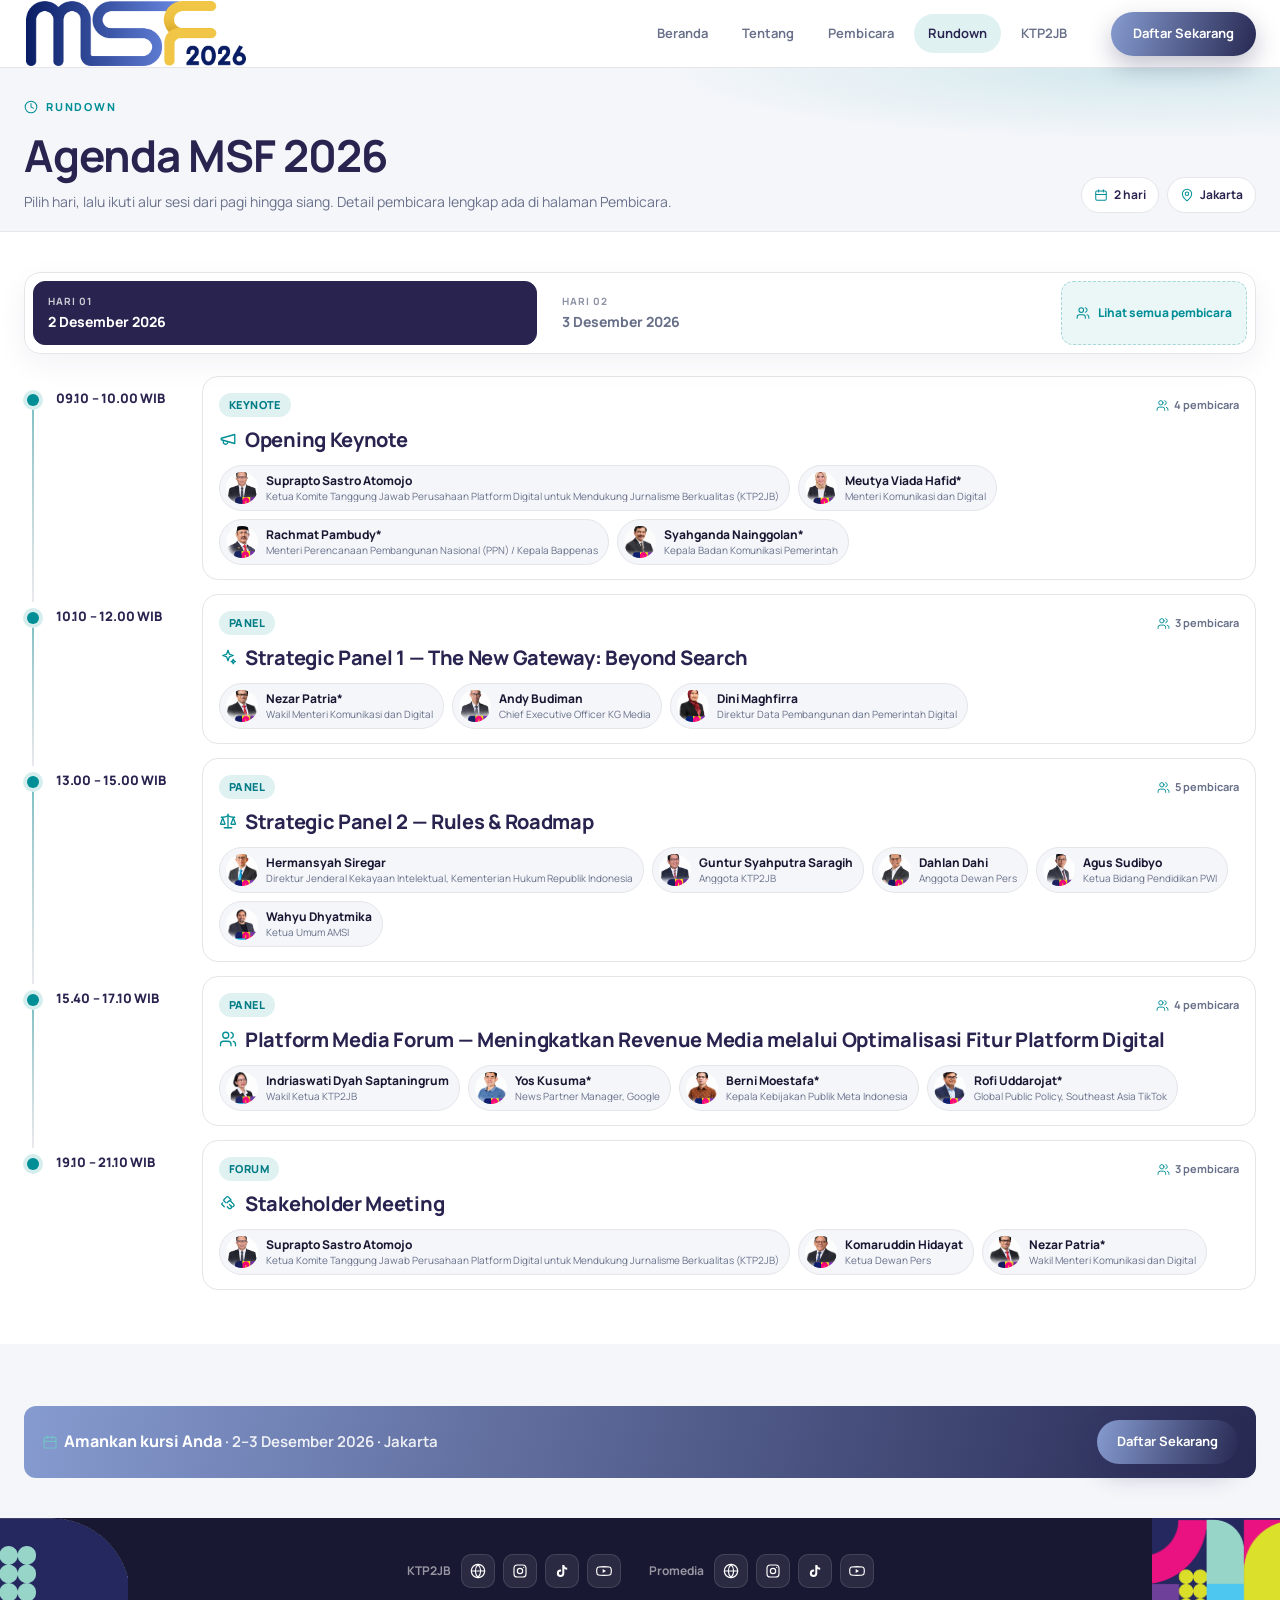
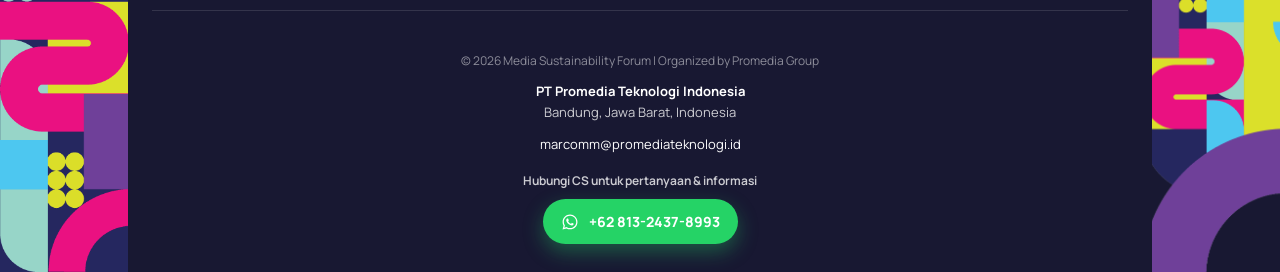
<file: rundown.html>
<!doctype html>
<html lang="id" class="scroll-smooth">
<head>
  <meta charset="utf-8">
  <meta name="viewport" content="width=device-width, initial-scale=1">
  <meta name="theme-color" content="#29234f">
  <meta name="description" content="Rundown Media Sustainability Forum 2026 — agenda 2–3 Desember 2026 di Jakarta.">
  <title>Rundown — MSF 2026</title>
  <link rel="preload" href="assets/manrope-latin-wght-normal.woff2" as="font" type="font/woff2" crossorigin>
  <link rel="stylesheet" href="assets/tailwind.css">
  <link rel="icon" type="image/x-icon" href="assets/favicons/favicon.ico">
  <link rel="icon" type="image/png" sizes="32x32" href="assets/favicons/favicon-32x32.png">
  <link rel="icon" type="image/png" sizes="96x96" href="assets/favicons/favicon-96x96.png">
  <link rel="icon" type="image/png" sizes="192x192" href="assets/favicons/favicon-192x192.png">
  <link rel="apple-touch-icon" href="assets/favicons/apple-icon.png">
  <link rel="manifest" href="assets/favicons/manifest.json">
  <script async src="https://www.googletagmanager.com/gtm.js?id=GTM-T6C44HBX"></script>
<script>
  window.dataLayer = window.dataLayer || [];
  function gtag(){dataLayer.push(arguments);}
  gtag('js', new Date());
</script>
</head>
<body class="bg-paper font-sans text-ink antialiased is-rundown">
  <a href="#utama" class="skip-link">Lewati ke konten</a>

  <header class="site-header">
    <div class="shell">
      <a href="index.html" class="brand-logo" aria-label="MSF 2026 &mdash; Beranda">
        <img src="assets/logo-msf.png" width="640" height="191" alt="MSF 2026 &mdash; Media Sustainability Forum">
      </a>
      <nav class="desktop-nav" aria-label="Navigasi utama">
        <a href="index.html">Beranda</a>
        <a href="tentang.html">Tentang</a>
        <a href="pembicara.html">Pembicara</a>
        <a href="rundown.html" class="active" aria-current="page">Rundown</a>
        <a href="https://ktp2jb.or.id/" target="_blank" rel="noopener noreferrer">KTP2JB</a>
      </nav>
      <a href="daftar.html" class="btn btn-navy header-cta">Daftar Sekarang</a>
      <button type="button" class="mobile-toggle" id="menu-toggle" aria-expanded="false" aria-controls="mobile-panel" aria-label="Buka menu">
        <svg class="icon" viewBox="0 0 24 24" fill="none" stroke="currentColor" stroke-width="1.8" stroke-linecap="round" aria-hidden="true"><path d="M4 7h16M4 12h16M4 17h16"/></svg>
      </button>
    </div>
    <div class="mobile-panel" id="mobile-panel" hidden>
      <nav aria-label="Navigasi seluler">
        <a href="index.html">Beranda</a>
        <a href="tentang.html">Tentang</a>
        <a href="pembicara.html">Pembicara</a>
        <a href="rundown.html" aria-current="page">Rundown</a>
        <a href="https://ktp2jb.or.id/" target="_blank" rel="noopener noreferrer">KTP2JB</a>
        <a href="daftar.html" class="btn btn-navy">Daftar Sekarang</a>
      </nav>
    </div>
  </header>

  <main id="utama">
    <section class="page-hero page-hero-tight" aria-labelledby="rundown-title">
      <div class="shell agenda-hero">
        <div>
          <p class="section-kicker"><svg class="ico" aria-hidden="true"><use href="assets/icons.svg#i-clock"></use></svg> Rundown</p>
          <h1 id="rundown-title" class="section-title">Agenda MSF 2026</h1>
          <p class="about-hero-lead" style="margin-top:8px">Pilih hari, lalu ikuti alur sesi dari pagi hingga siang. Detail pembicara lengkap ada di halaman Pembicara.</p>
        </div>
        <div class="agenda-hero-meta" aria-label="Ringkasan acara">
          <div><svg class="ico" aria-hidden="true"><use href="assets/icons.svg#i-calendar"></use></svg><span>2 hari</span></div>
          <div><svg class="ico" aria-hidden="true"><use href="assets/icons.svg#i-map-pin"></use></svg><span>Jakarta</span></div>
        </div>
      </div>
    </section>

    <section class="section section-tight">
      <div class="shell">
        <div class="agenda-toolbar" role="tablist" aria-label="Pilih hari agenda">
          <button type="button" class="agenda-tab is-active" role="tab" aria-selected="true" id="tab-0" data-day="0">
            <span class="agenda-tab-day">Hari 01</span>
            <strong>2 Desember 2026</strong>
          </button>
          <button type="button" class="agenda-tab" role="tab" aria-selected="false" id="tab-1" data-day="1">
            <span class="agenda-tab-day">Hari 02</span>
            <strong>3 Desember 2026</strong>
          </button>
          <a href="pembicara.html" class="agenda-link-speakers">
            <svg class="ico" aria-hidden="true"><use href="assets/icons.svg#i-users"></use></svg>
            Lihat semua pembicara
          </a>
        </div>

        <div id="agenda-panels"></div>
      </div>
    </section>

    <section class="section section-tight section-mist">
      <div class="shell">
        <div class="cta-inline">
          <p><svg class="ico" aria-hidden="true"><use href="assets/icons.svg#i-calendar"></use></svg><strong>Amankan kursi Anda</strong> &middot; 2&ndash;3 Desember 2026 &middot; Jakarta</p>
          <a href="daftar.html" class="btn btn-teal">Daftar Sekarang</a>
        </div>
      </div>
    </section>
  </main>

  <footer class="site-footer site-footer-tight">
  <div class="footer-decor" aria-hidden="true">
    <img class="footer-pattern footer-pattern-l" src="assets/pattern-left.png" width="140" height="320" alt="" decoding="async">
    <img class="footer-pattern footer-pattern-r" src="assets/pattern-right.png" width="140" height="320" alt="" decoding="async">
  </div>
    <div class="shell">
      <div class="footer-social" aria-label="Media sosial">
        <div class="social-group">
          <span class="social-label">KTP2JB</span>
          <div class="social-links">
            <a class="social-btn" href="https://ktp2jb.or.id/" target="_blank" rel="noopener noreferrer" aria-label="Website KTP2JB"><svg class="ico" aria-hidden="true"><use href="assets/icons.svg#i-globe"></use></svg></a>
            <a class="social-btn" href="https://www.instagram.com/ktp2jb/" target="_blank" rel="noopener noreferrer" aria-label="Instagram KTP2JB"><svg class="ico" aria-hidden="true"><use href="assets/icons.svg#i-instagram"></use></svg></a>
            <a class="social-btn" href="https://www.tiktok.com/@ktp2jb" target="_blank" rel="noopener noreferrer" aria-label="TikTok KTP2JB"><svg class="ico" aria-hidden="true"><use href="assets/icons.svg#i-tiktok"></use></svg></a>
            <a class="social-btn" href="https://www.youtube.com/@KTP2JB" target="_blank" rel="noopener noreferrer" aria-label="YouTube KTP2JB"><svg class="ico" aria-hidden="true"><use href="assets/icons.svg#i-youtube"></use></svg></a>
          </div>
        </div>
        <div class="social-group">
          <span class="social-label">Promedia</span>
          <div class="social-links">
            <a class="social-btn" href="https://www.promediateknologi.id/" target="_blank" rel="noopener noreferrer" aria-label="Website Promedia"><svg class="ico" aria-hidden="true"><use href="assets/icons.svg#i-globe"></use></svg></a>
            <a class="social-btn" href="https://www.instagram.com/promediaecosystem/" target="_blank" rel="noopener noreferrer" aria-label="Instagram Promedia"><svg class="ico" aria-hidden="true"><use href="assets/icons.svg#i-instagram"></use></svg></a>
            <a class="social-btn" href="https://www.tiktok.com/@promediaecosystem" target="_blank" rel="noopener noreferrer" aria-label="TikTok Promedia"><svg class="ico" aria-hidden="true"><use href="assets/icons.svg#i-tiktok"></use></svg></a>
            <a class="social-btn" href="https://www.youtube.com/@protv_official" target="_blank" rel="noopener noreferrer" aria-label="YouTube Promedia"><svg class="ico" aria-hidden="true"><use href="assets/icons.svg#i-youtube"></use></svg></a>
          </div>
        </div>
      </div>
      <div class="footer-meta">
        <p class="footer-copy">© 2026 Media Sustainability Forum | Organized by Promedia Group</p>
        <p><strong>PT Promedia Teknologi Indonesia</strong><br>Bandung, Jawa Barat, Indonesia</p>
        <p>
          <a href="mailto:marcomm@promediateknologi.id">marcomm@promediateknologi.id</a>
        </p>
        <div class="footer-cs">
          <p class="footer-cs-caption">Hubungi CS untuk pertanyaan &amp; informasi</p>
          <a class="footer-wa" href="https://wa.me/6281324378993" target="_blank" rel="noopener noreferrer" aria-label="Chat WhatsApp CS Info +62 813-2437-8993">
            <svg class="ico" aria-hidden="true"><use href="assets/icons.svg#i-whatsapp"></use></svg>
            <span>+62 813-2437-8993</span>
          </a>
        </div>
      </div>
    </div>
  </footer>

  <script src="assets/site.js"></script>
  <script>
    const photo = (file) => file ? `assets/speaker-assets/foto-pembicara/${file}` : null;
    /* Urutan sesuai revisi 18 Nov 2026 — photo null = FOTO TBA (perlu download Drive) */
    const roster = [
      { name: 'Suprapto Sastro Atomojo', title: 'Ketua Komite Tanggung Jawab Perusahaan Platform Digital untuk Mendukung Jurnalisme Berkualitas (KTP2JB)', photo: photo('suprapto.jpg') },
      { name: 'Meutya Viada Hafid*', title: 'Menteri Komunikasi dan Digital', photo: photo('meutya.jpg') },
      { name: 'Rachmat Pambudy*', title: 'Menteri Perencanaan Pembangunan Nasional (PPN) / Kepala Bappenas', photo: photo('rachmat.jpg') },
      { name: 'Syahganda Nainggolan*', title: 'Kepala Badan Komunikasi Pemerintah', photo: photo('syahganda.png') },
      { name: 'Nezar Patria*', title: 'Wakil Menteri Komunikasi dan Digital', photo: photo('hires/nezar_patrea.png') },
      { name: 'Andy Budiman', title: 'Chief Executive Officer KG Media', photo: photo('andy.jpg') },
      { name: 'Dini Maghfirra', title: 'Direktur Data Pembangunan dan Pemerintah Digital', photo: photo('dini.png') },
      { name: 'Hermansyah Siregar', title: 'Direktur Jenderal Kekayaan Intelektual, Kementerian Hukum Republik Indonesia', photo: photo('hermansyah.png') },
      { name: 'Guntur Syahputra Saragih', title: 'Anggota KTP2JB', photo: photo('guntur.jpg') },
      { name: 'Dahlan Dahi', title: 'Anggota Dewan Pers', photo: photo('dahlan.jpg') },
      { name: 'Agus Sudibyo', title: 'Ketua Bidang Pendidikan PWI', photo: photo('agus-sudibyo.jpg') },
      { name: 'Wahyu Dhyatmika', title: 'Ketua Umum AMSI', photo: photo('hires/ea05294e-f46c-4bd0-a458-ef4539d828d3.png') },
      { name: 'Indriaswati Dyah Saptaningrum', title: 'Wakil Ketua KTP2JB', photo: photo('indriaswati.png') },
      { name: 'Yos Kusuma*', title: 'News Partner Manager, Google', photo: photo('yos.png') },
      { name: 'Berni Moestafa*', title: 'Kepala Kebijakan Publik Meta Indonesia', photo: photo('berni.png') },
      { name: 'Rofi Uddarojat*', title: 'Global Public Policy, Southeast Asia TikTok', photo: photo('rofi.png') },
      { name: 'Damar Juniarto', title: 'Anggota KTP2JB', photo: photo('damar.jpg') },
      { name: 'Roni Satria', title: 'Jurnalis Senior CNN Indonesia', photo: photo('roni.jpg') },
      { name: 'Eddy Sukmana', title: 'AI Content Creator dan Edukator AI TMX Pictures Group', photo: photo('eddy.jpg') },
      { name: 'Nuzula Anggeraini*', title: 'Direktur Ideologi, Kebangsaan, Politik, dan Demokrasi Bappenas', photo: photo('nuzula.jpg') },
      { name: 'Prasetia Dedi', title: 'Wapemred iNews', photo: photo('dedi.jpg') },
      { name: 'Cahyanto Arie Wibowo', title: 'Director of Business Growth and Innovation Maverick', photo: photo('cahyanto.jpg') },
      { name: 'Edmiraldo Siregar', title: 'Pemred KumparanBisnis', photo: photo('edmiraldo.png') },
      { name: 'Komaruddin Hidayat', title: 'Ketua Dewan Pers', photo: photo('komaruddin.png') },
    ];
    const pick = (...ids) => ids.map((i) => roster[i]);

    const days = [
      {
        label: '2 Desember 2026',
        sessions: [
          {
            time: '09.10',
            end: '10.00',
            type: 'Keynote',
            icon: 'i-megaphone',
            title: 'Opening Keynote',
            speakers: pick(0, 1, 2, 3),
          },
          {
            time: '10.10',
            end: '12.00',
            type: 'Panel',
            icon: 'i-sparkles',
            title: 'Strategic Panel 1 &mdash; The New Gateway: Beyond Search',
            speakers: pick(4, 5, 6),
          },
          {
            time: '13.00',
            end: '15.00',
            type: 'Panel',
            icon: 'i-scale',
            title: 'Strategic Panel 2 &mdash; Rules &amp; Roadmap',
            speakers: pick(7, 8, 9, 10, 11),
          },
          {
            time: '15.40',
            end: '17.10',
            type: 'Panel',
            icon: 'i-users',
            title: 'Platform Media Forum &mdash; Meningkatkan Revenue Media melalui Optimalisasi Fitur Platform Digital',
            speakers: pick(12, 13, 14, 15),
          },
          {
            time: '19.10',
            end: '21.10',
            type: 'Forum',
            icon: 'i-handshake',
            title: 'Stakeholder Meeting',
            speakers: pick(0, 23, 4),
          },
        ],
      },
      {
        label: '3 Desember 2026',
        sessions: [
          {
            time: '08.45',
            end: '11.45',
            type: 'Workshop',
            icon: 'i-cpu',
            title: 'Pelatihan Penggunaan AI untuk Video Jurnalistik Secara Etis',
            speakers: pick(16, 17, 18),
          },
          {
            time: '14.10',
            end: '16.00',
            type: 'Panel',
            icon: 'i-sparkles',
            title: 'Best Practice &mdash; AI dalam Ruang Berita: Perspektif Bisnis dan Editorial',
            speakers: pick(19, 20, 21, 22),
          },
        ],
      },
    ];

    const speakerChip = (p) => `
      <li class="agenda-chip">
        ${p.photo
          ? `<img src="${p.photo}" width="64" height="64" alt="" loading="lazy">`
          : `<span class="agenda-chip-tba" aria-hidden="true">FOTO TBA</span>`}
        <span>
          <strong>${p.name}</strong>
          <em>${p.title}</em>
        </span>
      </li>
    `;

    const panels = document.getElementById('agenda-panels');
    panels.innerHTML = days.map((day, di) => `
      <div class="agenda-panel ${di === 0 ? 'is-active' : ''}" role="tabpanel" id="panel-${di}" aria-labelledby="tab-${di}" ${di === 0 ? '' : 'hidden'}>
        <ol class="agenda-timeline">
          ${day.sessions.map((s, si) => `
            <li class="agenda-item">
              <div class="agenda-rail" aria-hidden="true">
                <span class="agenda-dot"></span>
                ${si < day.sessions.length - 1 ? '<span class="agenda-line"></span>' : ''}
              </div>
              <div class="agenda-time">
                <strong>${s.time} – ${s.end} WIB</strong>
              </div>
              <article class="agenda-card">
                <div class="agenda-card-top">
                  <span class="agenda-badge">${s.type}</span>
                  <span class="agenda-count"><svg class="ico" aria-hidden="true"><use href="assets/icons.svg#i-users"></use></svg> ${s.speakers.length ? `${s.speakers.length} pembicara` : 'Menyusul'}</span>
                </div>
                <h2 class="agenda-card-title">
                  <svg class="ico" aria-hidden="true"><use href="assets/icons.svg#${s.icon}"></use></svg>
                  ${s.title}
                </h2>
                ${s.speakers.length
                  ? `<ul class="agenda-chips">${s.speakers.map(speakerChip).join('')}</ul>`
                  : `<p class="agenda-note">${s.note || 'Detail pembicara menyusul'}</p>`
                }
              </article>
            </li>
          `).join('')}
        </ol>
      </div>
    `).join('');

    const tabs = [...document.querySelectorAll('.agenda-tab')];
    const showDay = (index) => {
      tabs.forEach((tab, i) => {
        const on = i === index;
        tab.classList.toggle('is-active', on);
        tab.setAttribute('aria-selected', String(on));
      });
      [...panels.children].forEach((panel, i) => {
        const on = i === index;
        panel.classList.toggle('is-active', on);
        panel.hidden = !on;
      });
    };

    tabs.forEach((tab) => {
      tab.addEventListener('click', () => showDay(Number(tab.dataset.day)));
      tab.addEventListener('keydown', (e) => {
        if (e.key !== 'ArrowRight' && e.key !== 'ArrowLeft') return;
        e.preventDefault();
        const i = Number(tab.dataset.day);
        const next = e.key === 'ArrowRight' ? (i + 1) % tabs.length : (i - 1 + tabs.length) % tabs.length;
        tabs[next].focus();
        showDay(next);
      });
    });
  </script>
</body>
</html>
</file>
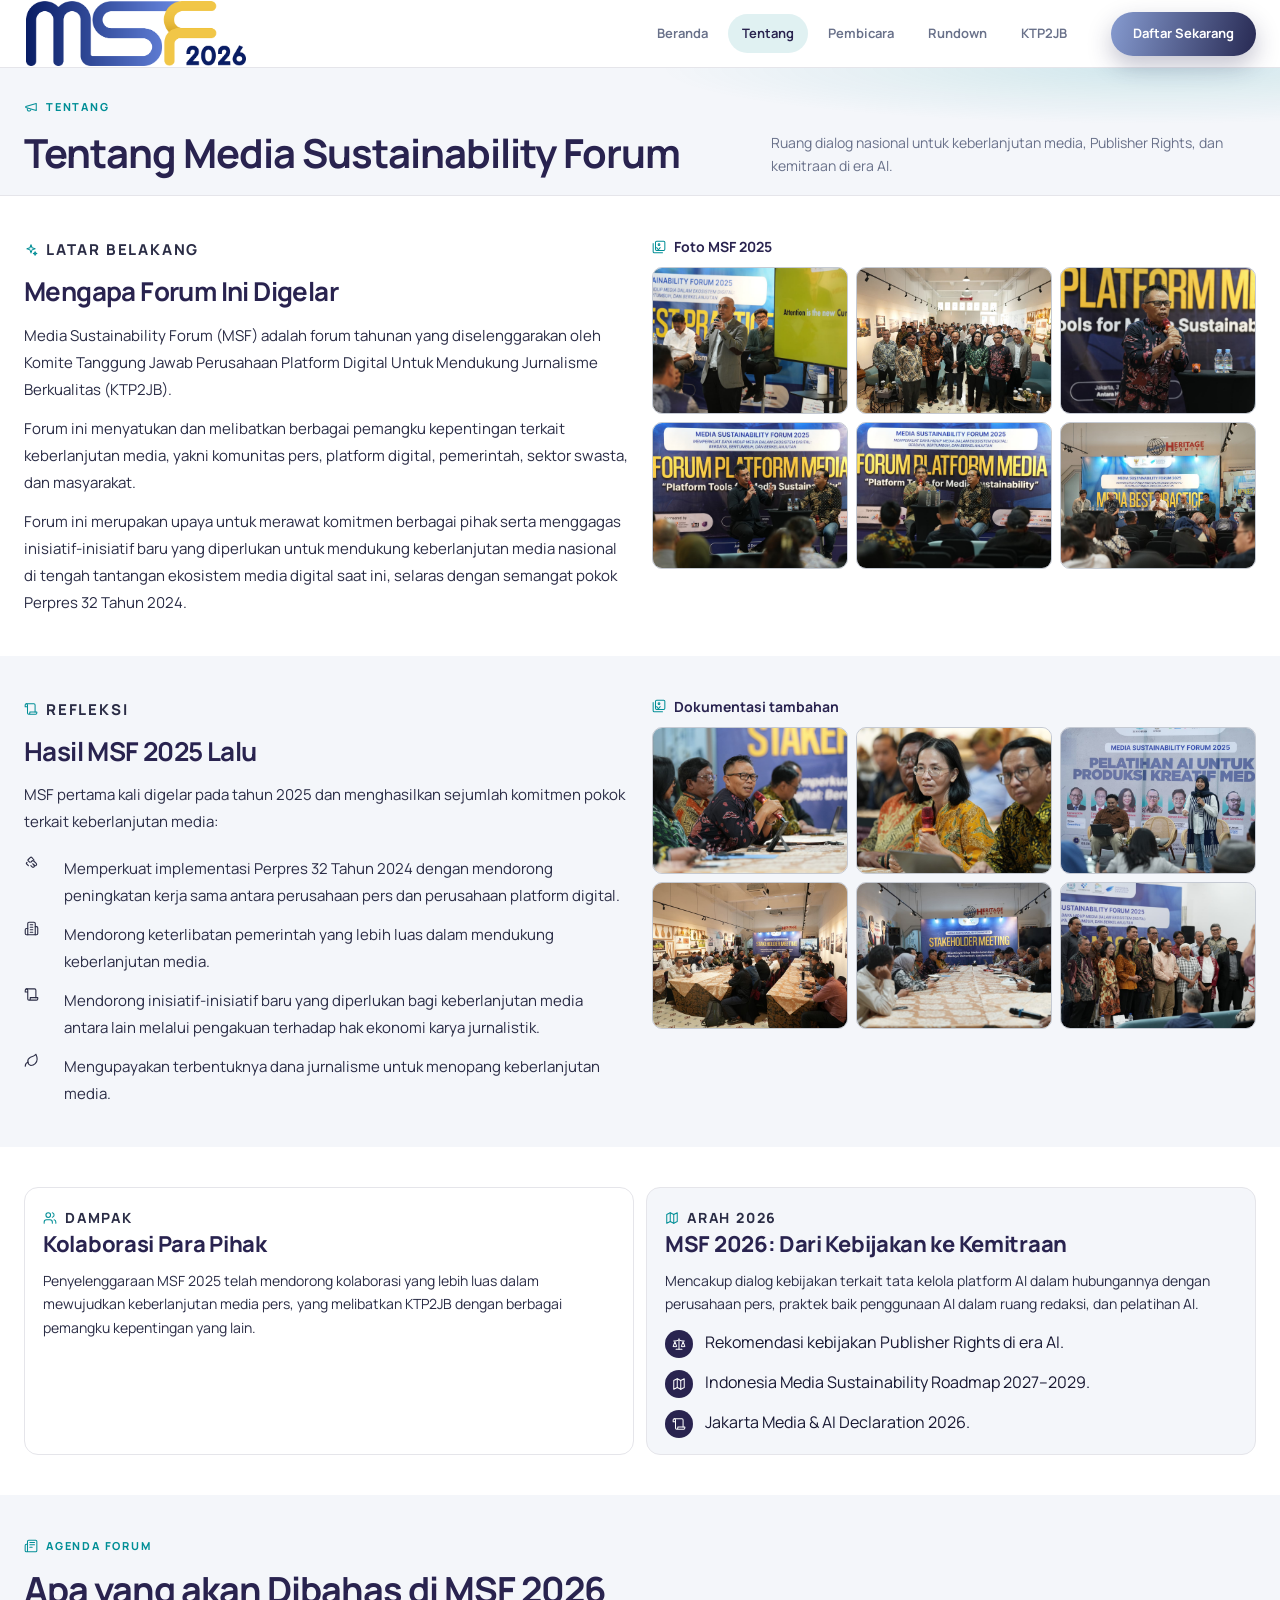
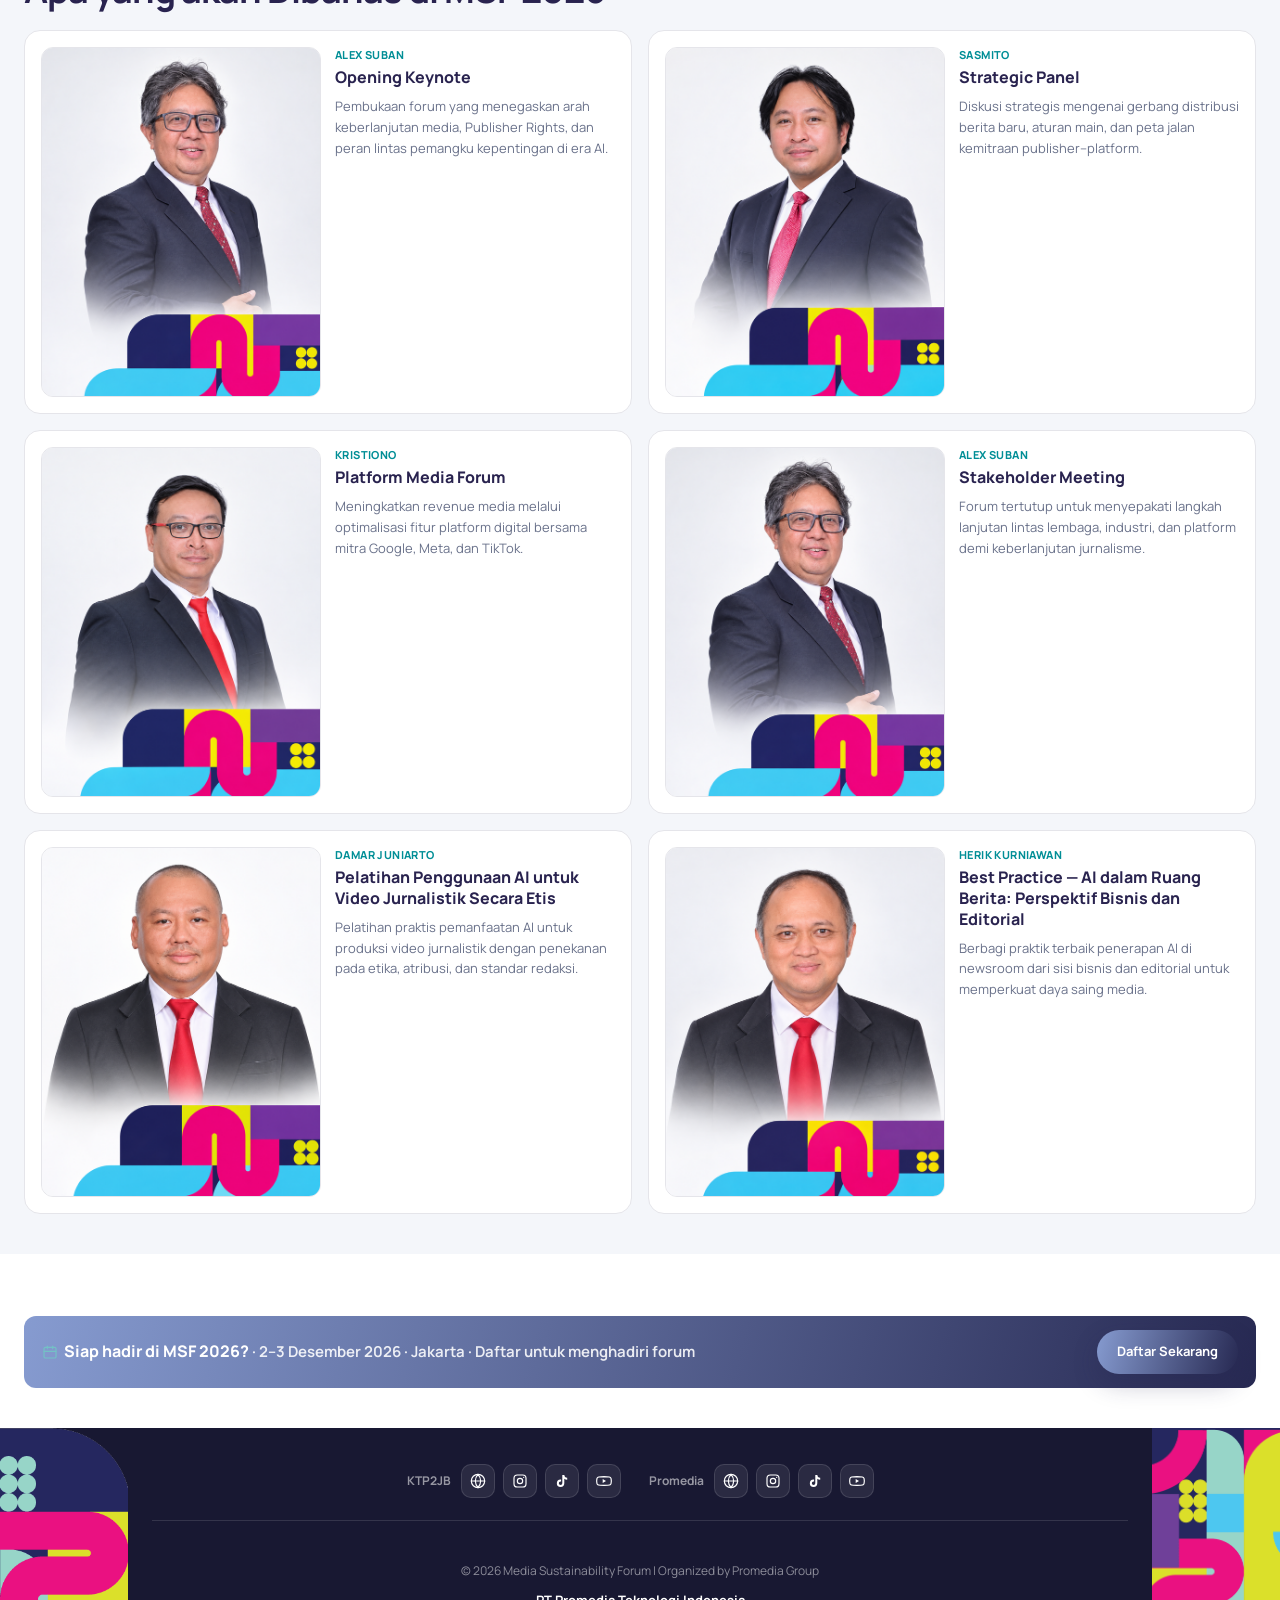
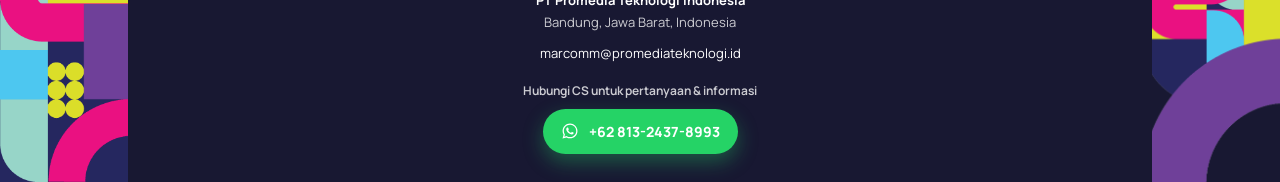
<file: tentang.html>
<!doctype html>
<html lang="id" class="scroll-smooth">
<head>
  <meta charset="utf-8">
  <meta name="viewport" content="width=device-width, initial-scale=1">
  <meta name="theme-color" content="#29234f">
  <meta name="description" content="Tentang Media Sustainability Forum — mengapa digelar, hasil MSF 2025, Koalisi Keberlanjutan Media, dan arah MSF 2026.">
  <title>Tentang — MSF 2026</title>
  <link rel="preload" href="assets/manrope-latin-wght-normal.woff2" as="font" type="font/woff2" crossorigin>
  <link rel="stylesheet" href="assets/tailwind.css">
  <link rel="icon" type="image/x-icon" href="assets/favicons/favicon.ico">
  <link rel="icon" type="image/png" sizes="32x32" href="assets/favicons/favicon-32x32.png">
  <link rel="icon" type="image/png" sizes="96x96" href="assets/favicons/favicon-96x96.png">
  <link rel="icon" type="image/png" sizes="192x192" href="assets/favicons/favicon-192x192.png">
  <link rel="apple-touch-icon" href="assets/favicons/apple-icon.png">
  <link rel="manifest" href="assets/favicons/manifest.json">
  <script async src="https://www.googletagmanager.com/gtm.js?id=GTM-T6C44HBX"></script>
<script>
  window.dataLayer = window.dataLayer || [];
  function gtag(){dataLayer.push(arguments);}
  gtag('js', new Date());
</script>
</head>
<body class="bg-paper font-sans text-ink antialiased is-about">
  <a href="#utama" class="skip-link">Lewati ke konten</a>

  <header class="site-header">
    <div class="shell">
      <a href="index.html" class="brand-logo" aria-label="MSF 2026 — Beranda">
        <img src="assets/logo-msf.png" width="640" height="191" alt="MSF 2026 — Media Sustainability Forum">
      </a>
      <nav class="desktop-nav" aria-label="Navigasi utama">
        <a href="index.html">Beranda</a>
        <a href="tentang.html" class="active" aria-current="page">Tentang</a>
        <a href="pembicara.html">Pembicara</a>
        <a href="rundown.html">Rundown</a>
        <a href="https://ktp2jb.or.id/" target="_blank" rel="noopener noreferrer">KTP2JB</a>
      </nav>
      <a href="daftar.html" class="btn btn-navy header-cta">Daftar Sekarang</a>
      <button type="button" class="mobile-toggle" id="menu-toggle" aria-expanded="false" aria-controls="mobile-panel" aria-label="Buka menu">
        <svg class="icon" viewBox="0 0 24 24" fill="none" stroke="currentColor" stroke-width="1.8" stroke-linecap="round" aria-hidden="true"><path d="M4 7h16M4 12h16M4 17h16"/></svg>
      </button>
    </div>
    <div class="mobile-panel" id="mobile-panel" hidden>
      <nav aria-label="Navigasi seluler">
        <a href="index.html">Beranda</a>
        <a href="tentang.html" aria-current="page">Tentang</a>
        <a href="pembicara.html">Pembicara</a>
        <a href="rundown.html">Rundown</a>
        <a href="https://ktp2jb.or.id/" target="_blank" rel="noopener noreferrer">KTP2JB</a>
        <a href="daftar.html" class="btn btn-navy">Daftar Sekarang</a>
      </nav>
    </div>
  </header>

  <main id="utama">
    <section class="page-hero page-hero-tight" aria-labelledby="tentang-title">
      <div class="shell about-hero-row">
        <div>
          <p class="section-kicker"><svg class="ico" aria-hidden="true"><use href="assets/icons.svg#i-megaphone"></use></svg> Tentang</p>
          <h1 id="tentang-title" class="section-title">Tentang Media Sustainability Forum</h1>
        </div>
        <p class="about-hero-lead">Ruang dialog nasional untuk keberlanjutan media, Publisher Rights, dan kemitraan di era AI.</p>
      </div>
    </section>

    <!-- Mengapa + gallery -->
    <section class="section section-tight" aria-labelledby="mengapa-title">
      <div class="shell about-split">
        <div class="prose-block">
          <p class="section-kicker"><svg class="ico" aria-hidden="true"><use href="assets/icons.svg#i-sparkles"></use></svg> Latar belakang</p>
          <h2 id="mengapa-title">Mengapa Forum Ini Digelar</h2>
          <p>
            Media Sustainability Forum (MSF) adalah forum tahunan yang diselenggarakan oleh Komite Tanggung Jawab Perusahaan Platform Digital Untuk Mendukung Jurnalisme Berkualitas (KTP2JB).
          </p>
          <p>
            Forum ini menyatukan dan melibatkan berbagai pemangku kepentingan terkait keberlanjutan media, yakni komunitas pers, platform digital, pemerintah, sektor swasta, dan masyarakat.
          </p>
          <p>
            Forum ini merupakan upaya untuk merawat komitmen berbagai pihak serta menggagas inisiatif-inisiatif baru yang diperlukan untuk mendukung keberlanjutan media nasional di tengah tantangan ekosistem media digital saat ini, selaras dengan semangat pokok Perpres 32 Tahun 2024.
          </p>
        </div>
        <div>
          <div class="gallery-head gallery-head-tight">
            <h3><svg class="ico" aria-hidden="true"><use href="assets/icons.svg#i-images"></use></svg> Foto MSF 2025</h3>
          </div>
          <div class="gallery-grid gallery-grid-about" aria-label="Galeri MSF 2025" data-lightbox-gallery>
            <figure class="gallery-item"><button type="button" class="gallery-open" data-lightbox-src="assets/tentang/atas/msf2025-atas-01.jpg" aria-label="Perbesar foto dokumentasi MSF 2025"><img src="assets/tentang/atas/msf2025-atas-01.jpg" width="280" height="210" alt="Dokumentasi MSF 2025" loading="lazy"></button></figure>
            <figure class="gallery-item"><button type="button" class="gallery-open" data-lightbox-src="assets/tentang/atas/msf2025-atas-02.jpg" aria-label="Perbesar foto dokumentasi MSF 2025"><img src="assets/tentang/atas/msf2025-atas-02.jpg" width="280" height="210" alt="Dokumentasi MSF 2025" loading="lazy"></button></figure>
            <figure class="gallery-item"><button type="button" class="gallery-open" data-lightbox-src="assets/tentang/atas/msf2025-atas-03.jpg" aria-label="Perbesar foto dokumentasi MSF 2025"><img src="assets/tentang/atas/msf2025-atas-03.jpg" width="280" height="210" alt="Dokumentasi MSF 2025" loading="lazy"></button></figure>
            <figure class="gallery-item"><button type="button" class="gallery-open" data-lightbox-src="assets/tentang/atas/msf2025-atas-04.jpg" aria-label="Perbesar foto dokumentasi MSF 2025"><img src="assets/tentang/atas/msf2025-atas-04.jpg" width="280" height="210" alt="Dokumentasi MSF 2025" loading="lazy"></button></figure>
            <figure class="gallery-item"><button type="button" class="gallery-open" data-lightbox-src="assets/tentang/atas/msf2025-atas-05.jpg" aria-label="Perbesar foto dokumentasi MSF 2025"><img src="assets/tentang/atas/msf2025-atas-05.jpg" width="280" height="210" alt="Dokumentasi MSF 2025" loading="lazy"></button></figure>
            <figure class="gallery-item"><button type="button" class="gallery-open" data-lightbox-src="assets/tentang/atas/msf2025-atas-06.jpg" aria-label="Perbesar foto dokumentasi MSF 2025"><img src="assets/tentang/atas/msf2025-atas-06.jpg" width="280" height="210" alt="Dokumentasi MSF 2025" loading="lazy"></button></figure>
          </div>
        </div>
      </div>
    </section>

    <!-- Hasil 2025 -->
    <section class="section section-tight section-mist" aria-labelledby="hasil-title">
      <div class="shell about-split">
        <div class="prose-block">
          <p class="section-kicker"><svg class="ico" aria-hidden="true"><use href="assets/icons.svg#i-scroll"></use></svg> Refleksi</p>
          <h2 id="hasil-title">Hasil MSF 2025 Lalu</h2>
          <p>
            MSF pertama kali digelar pada tahun 2025 dan menghasilkan sejumlah komitmen pokok terkait keberlanjutan media:
          </p>
          <ul class="check-list check-list-ico">
            <li>
              <span class="goal-ico" aria-hidden="true"><svg class="ico"><use href="assets/icons.svg#i-handshake"></use></svg></span>
              <span>Memperkuat implementasi Perpres 32 Tahun 2024 dengan mendorong peningkatan kerja sama antara perusahaan pers dan perusahaan platform digital.</span>
            </li>
            <li>
              <span class="goal-ico" aria-hidden="true"><svg class="ico"><use href="assets/icons.svg#i-building"></use></svg></span>
              <span>Mendorong keterlibatan pemerintah yang lebih luas dalam mendukung keberlanjutan media.</span>
            </li>
            <li>
              <span class="goal-ico" aria-hidden="true"><svg class="ico"><use href="assets/icons.svg#i-scroll"></use></svg></span>
              <span>Mendorong inisiatif-inisiatif baru yang diperlukan bagi keberlanjutan media antara lain melalui pengakuan terhadap hak ekonomi karya jurnalistik.</span>
            </li>
            <li>
              <span class="goal-ico" aria-hidden="true"><svg class="ico"><use href="assets/icons.svg#i-leaf"></use></svg></span>
              <span>Mengupayakan terbentuknya dana jurnalisme untuk menopang keberlanjutan media.</span>
            </li>
          </ul>
        </div>
        <div>
          <div class="gallery-head gallery-head-tight">
            <h3><svg class="ico" aria-hidden="true"><use href="assets/icons.svg#i-images"></use></svg> Dokumentasi tambahan</h3>
          </div>
          <div class="gallery-grid gallery-grid-about" aria-label="Galeri tambahan MSF 2025" data-lightbox-gallery>
            <figure class="gallery-item"><button type="button" class="gallery-open" data-lightbox-src="assets/tentang/bawah/msf2025-bawah-01.jpg" aria-label="Perbesar foto dokumentasi MSF 2025"><img src="assets/tentang/bawah/msf2025-bawah-01.jpg" width="280" height="210" alt="Dokumentasi tambahan MSF 2025" loading="lazy"></button></figure>
            <figure class="gallery-item"><button type="button" class="gallery-open" data-lightbox-src="assets/tentang/bawah/msf2025-bawah-02.jpg" aria-label="Perbesar foto dokumentasi MSF 2025"><img src="assets/tentang/bawah/msf2025-bawah-02.jpg" width="280" height="210" alt="Dokumentasi tambahan MSF 2025" loading="lazy"></button></figure>
            <figure class="gallery-item"><button type="button" class="gallery-open" data-lightbox-src="assets/tentang/bawah/msf2025-bawah-03.jpg" aria-label="Perbesar foto dokumentasi MSF 2025"><img src="assets/tentang/bawah/msf2025-bawah-03.jpg" width="280" height="210" alt="Dokumentasi tambahan MSF 2025" loading="lazy"></button></figure>
            <figure class="gallery-item"><button type="button" class="gallery-open" data-lightbox-src="assets/tentang/bawah/msf2025-bawah-04.jpg" aria-label="Perbesar foto dokumentasi MSF 2025"><img src="assets/tentang/bawah/msf2025-bawah-04.jpg" width="280" height="210" alt="Dokumentasi tambahan MSF 2025" loading="lazy"></button></figure>
            <figure class="gallery-item"><button type="button" class="gallery-open" data-lightbox-src="assets/tentang/bawah/msf2025-bawah-05.jpg" aria-label="Perbesar foto dokumentasi MSF 2025"><img src="assets/tentang/bawah/msf2025-bawah-05.jpg" width="280" height="210" alt="Dokumentasi tambahan MSF 2025" loading="lazy"></button></figure>
            <figure class="gallery-item"><button type="button" class="gallery-open" data-lightbox-src="assets/tentang/bawah/msf2025-bawah-06.jpg" aria-label="Perbesar foto dokumentasi MSF 2025"><img src="assets/tentang/bawah/msf2025-bawah-06.jpg" width="280" height="210" alt="Dokumentasi tambahan MSF 2025" loading="lazy"></button></figure>
          </div>
        </div>
      </div>
    </section>

    <!-- Koalisi + MSF 2026 side by side -->
    <section class="section section-tight" aria-labelledby="koalisi-title">
      <div class="shell about-cards">
        <article class="about-card" aria-labelledby="koalisi-title">
          <p class="section-kicker"><svg class="ico" aria-hidden="true"><use href="assets/icons.svg#i-users"></use></svg> Dampak</p>
          <h2 id="koalisi-title">Kolaborasi Para Pihak</h2>
          <p>
            Penyelenggaraan MSF 2025 telah mendorong kolaborasi yang lebih luas dalam mewujudkan keberlanjutan media pers, yang melibatkan KTP2JB dengan berbagai pemangku kepentingan yang lain.
          </p>
        </article>
        <article class="about-card about-card-mist" aria-labelledby="msf2026-title">
          <p class="section-kicker"><svg class="ico" aria-hidden="true"><use href="assets/icons.svg#i-map"></use></svg> Arah 2026</p>
          <h2 id="msf2026-title">MSF 2026: Dari Kebijakan ke Kemitraan</h2>
          <p>
            Mencakup dialog kebijakan terkait tata kelola platform AI dalam hubungannya dengan perusahaan pers, praktek baik penggunaan AI dalam ruang redaksi, dan pelatihan AI.
          </p>
          <ol class="goal-list">
            <li>
              <span class="goal-ico" aria-hidden="true"><svg class="ico"><use href="assets/icons.svg#i-scale"></use></svg></span>
              <span>Rekomendasi kebijakan Publisher Rights di era AI.</span>
            </li>
            <li>
              <span class="goal-ico" aria-hidden="true"><svg class="ico"><use href="assets/icons.svg#i-map"></use></svg></span>
              <span>Indonesia Media Sustainability Roadmap 2027–2029.</span>
            </li>
            <li>
              <span class="goal-ico" aria-hidden="true"><svg class="ico"><use href="assets/icons.svg#i-scroll"></use></svg></span>
              <span>Jakarta Media &amp; AI Declaration 2026.</span>
            </li>
          </ol>
        </article>
      </div>
    </section>

    <!-- Apa yang dibahas -->
    <section class="section section-tight section-mist" aria-labelledby="bahas-title">
      <div class="shell">
        <div class="home-section-row">
          <div>
            <p class="section-kicker"><svg class="ico" aria-hidden="true"><use href="assets/icons.svg#i-newspaper"></use></svg> Agenda forum</p>
            <h2 id="bahas-title" class="section-title">Apa yang akan Dibahas di MSF 2026</h2>
          </div>
        </div>
        <div class="msf-topic-grid">
          <article class="msf-topic">
            <div class="msf-topic-pic">
              <img src="assets/anggotaktp2jb/Alexander Carolus Suban.png" width="280" height="350" alt="Alex Suban" loading="lazy">
            </div>
            <div class="msf-topic-body">
              <p class="msf-topic-pic-name">Alex Suban</p>
              <h3>Opening Keynote</h3>
              <p>Pembukaan forum yang menegaskan arah keberlanjutan media, Publisher Rights, dan peran lintas pemangku kepentingan di era AI.</p>
            </div>
          </article>
          <article class="msf-topic">
            <div class="msf-topic-pic">
              <img src="assets/anggotaktp2jb/Sasmito.png" width="280" height="350" alt="Sasmito" loading="lazy">
            </div>
            <div class="msf-topic-body">
              <p class="msf-topic-pic-name">Sasmito</p>
              <h3>Strategic Panel</h3>
              <p>Diskusi strategis mengenai gerbang distribusi berita baru, aturan main, dan peta jalan kemitraan publisher–platform.</p>
            </div>
          </article>
          <article class="msf-topic">
            <div class="msf-topic-pic">
              <img src="assets/anggotaktp2jb/Kristiono Setyadi.png" width="280" height="350" alt="Kristiono" loading="lazy">
            </div>
            <div class="msf-topic-body">
              <p class="msf-topic-pic-name">Kristiono</p>
              <h3>Platform Media Forum</h3>
              <p>Meningkatkan revenue media melalui optimalisasi fitur platform digital bersama mitra Google, Meta, dan TikTok.</p>
            </div>
          </article>
          <article class="msf-topic">
            <div class="msf-topic-pic">
              <img src="assets/anggotaktp2jb/Alexander Carolus Suban.png" width="280" height="350" alt="Alex Suban" loading="lazy">
            </div>
            <div class="msf-topic-body">
              <p class="msf-topic-pic-name">Alex Suban</p>
              <h3>Stakeholder Meeting</h3>
              <p>Forum tertutup untuk menyepakati langkah lanjutan lintas lembaga, industri, dan platform demi keberlanjutan jurnalisme.</p>
            </div>
          </article>
          <article class="msf-topic">
            <div class="msf-topic-pic">
              <img src="assets/anggotaktp2jb/Damar Juniarto.png" width="280" height="350" alt="Damar Juniarto" loading="lazy">
            </div>
            <div class="msf-topic-body">
              <p class="msf-topic-pic-name">Damar Juniarto</p>
              <h3>Pelatihan Penggunaan AI untuk Video Jurnalistik Secara Etis</h3>
              <p>Pelatihan praktis pemanfaatan AI untuk produksi video jurnalistik dengan penekanan pada etika, atribusi, dan standar redaksi.</p>
            </div>
          </article>
          <article class="msf-topic">
            <div class="msf-topic-pic">
              <img src="assets/anggotaktp2jb/Herik Kurniawan.png" width="280" height="350" alt="Herik Kurniawan" loading="lazy">
            </div>
            <div class="msf-topic-body">
              <p class="msf-topic-pic-name">Herik Kurniawan</p>
              <h3>Best Practice — AI dalam Ruang Berita: Perspektif Bisnis dan Editorial</h3>
              <p>Berbagi praktik terbaik penerapan AI di newsroom dari sisi bisnis dan editorial untuk memperkuat daya saing media.</p>
            </div>
          </article>
        </div>
      </div>
    </section>

    <!-- CTA padat -->
    <section class="section section-tight" aria-labelledby="cta-title">
      <div class="shell">
        <div class="cta-inline">
          <p id="cta-title"><svg class="ico" aria-hidden="true"><use href="assets/icons.svg#i-calendar"></use></svg><strong>Siap hadir di MSF 2026?</strong> · 2–3 Desember 2026 · Jakarta · Daftar untuk menghadiri forum</p>
          <a href="daftar.html" class="btn btn-teal">Daftar Sekarang</a>
        </div>
      </div>
    </section>
  </main>

  <footer class="site-footer site-footer-tight">
  <div class="footer-decor" aria-hidden="true">
    <img class="footer-pattern footer-pattern-l" src="assets/pattern-left.png" width="140" height="320" alt="" decoding="async">
    <img class="footer-pattern footer-pattern-r" src="assets/pattern-right.png" width="140" height="320" alt="" decoding="async">
  </div>
    <div class="shell">
      <div class="footer-social" aria-label="Media sosial">
        <div class="social-group">
          <span class="social-label">KTP2JB</span>
          <div class="social-links">
            <a class="social-btn" href="https://ktp2jb.or.id/" target="_blank" rel="noopener noreferrer" aria-label="Website KTP2JB"><svg class="ico" aria-hidden="true"><use href="assets/icons.svg#i-globe"></use></svg></a>
            <a class="social-btn" href="https://www.instagram.com/ktp2jb/" target="_blank" rel="noopener noreferrer" aria-label="Instagram KTP2JB"><svg class="ico" aria-hidden="true"><use href="assets/icons.svg#i-instagram"></use></svg></a>
            <a class="social-btn" href="https://www.tiktok.com/@ktp2jb" target="_blank" rel="noopener noreferrer" aria-label="TikTok KTP2JB"><svg class="ico" aria-hidden="true"><use href="assets/icons.svg#i-tiktok"></use></svg></a>
            <a class="social-btn" href="https://www.youtube.com/@KTP2JB" target="_blank" rel="noopener noreferrer" aria-label="YouTube KTP2JB"><svg class="ico" aria-hidden="true"><use href="assets/icons.svg#i-youtube"></use></svg></a>
          </div>
        </div>
        <div class="social-group">
          <span class="social-label">Promedia</span>
          <div class="social-links">
            <a class="social-btn" href="https://www.promediateknologi.id/" target="_blank" rel="noopener noreferrer" aria-label="Website Promedia"><svg class="ico" aria-hidden="true"><use href="assets/icons.svg#i-globe"></use></svg></a>
            <a class="social-btn" href="https://www.instagram.com/promediaecosystem/" target="_blank" rel="noopener noreferrer" aria-label="Instagram Promedia"><svg class="ico" aria-hidden="true"><use href="assets/icons.svg#i-instagram"></use></svg></a>
            <a class="social-btn" href="https://www.tiktok.com/@promediaecosystem" target="_blank" rel="noopener noreferrer" aria-label="TikTok Promedia"><svg class="ico" aria-hidden="true"><use href="assets/icons.svg#i-tiktok"></use></svg></a>
            <a class="social-btn" href="https://www.youtube.com/@protv_official" target="_blank" rel="noopener noreferrer" aria-label="YouTube Promedia"><svg class="ico" aria-hidden="true"><use href="assets/icons.svg#i-youtube"></use></svg></a>
          </div>
        </div>
      </div>
      <div class="footer-meta">
        <p class="footer-copy">© 2026 Media Sustainability Forum | Organized by Promedia Group</p>
        <p>
          <strong>PT Promedia Teknologi Indonesia</strong><br>
          Bandung, Jawa Barat, Indonesia
        </p>
        <p>
          <a href="mailto:marcomm@promediateknologi.id">marcomm@promediateknologi.id</a>
        </p>
        <div class="footer-cs">
          <p class="footer-cs-caption">Hubungi CS untuk pertanyaan &amp; informasi</p>
          <a class="footer-wa" href="https://wa.me/6281324378993" target="_blank" rel="noopener noreferrer" aria-label="Chat WhatsApp CS Info +62 813-2437-8993">
            <svg class="ico" aria-hidden="true"><use href="assets/icons.svg#i-whatsapp"></use></svg>
            <span>+62 813-2437-8993</span>
          </a>
        </div>
      </div>
    </div>
  </footer>

  <div class="lightbox" id="lightbox" hidden>
    <button type="button" class="lightbox-backdrop" data-lightbox-close aria-label="Tutup"></button>
    <div class="lightbox-dialog" role="dialog" aria-modal="true" aria-label="Pratinjau galeri">
      <button type="button" class="lightbox-close" data-lightbox-close aria-label="Tutup">
        <span aria-hidden="true">×</span>
      </button>
      <button type="button" class="lightbox-nav lightbox-prev" data-lightbox-prev aria-label="Foto sebelumnya">
        <svg class="ico" aria-hidden="true"><use href="assets/icons.svg#i-chevron-left"></use></svg>
      </button>
      <img class="lightbox-img" data-lightbox-img alt="">
      <button type="button" class="lightbox-nav lightbox-next" data-lightbox-next aria-label="Foto berikutnya">
        <svg class="ico" aria-hidden="true"><use href="assets/icons.svg#i-chevron-right"></use></svg>
      </button>
      <p class="lightbox-count" data-lightbox-count></p>
    </div>
  </div>

  <script src="assets/site.js"></script>
</body>
</html>
</file>
